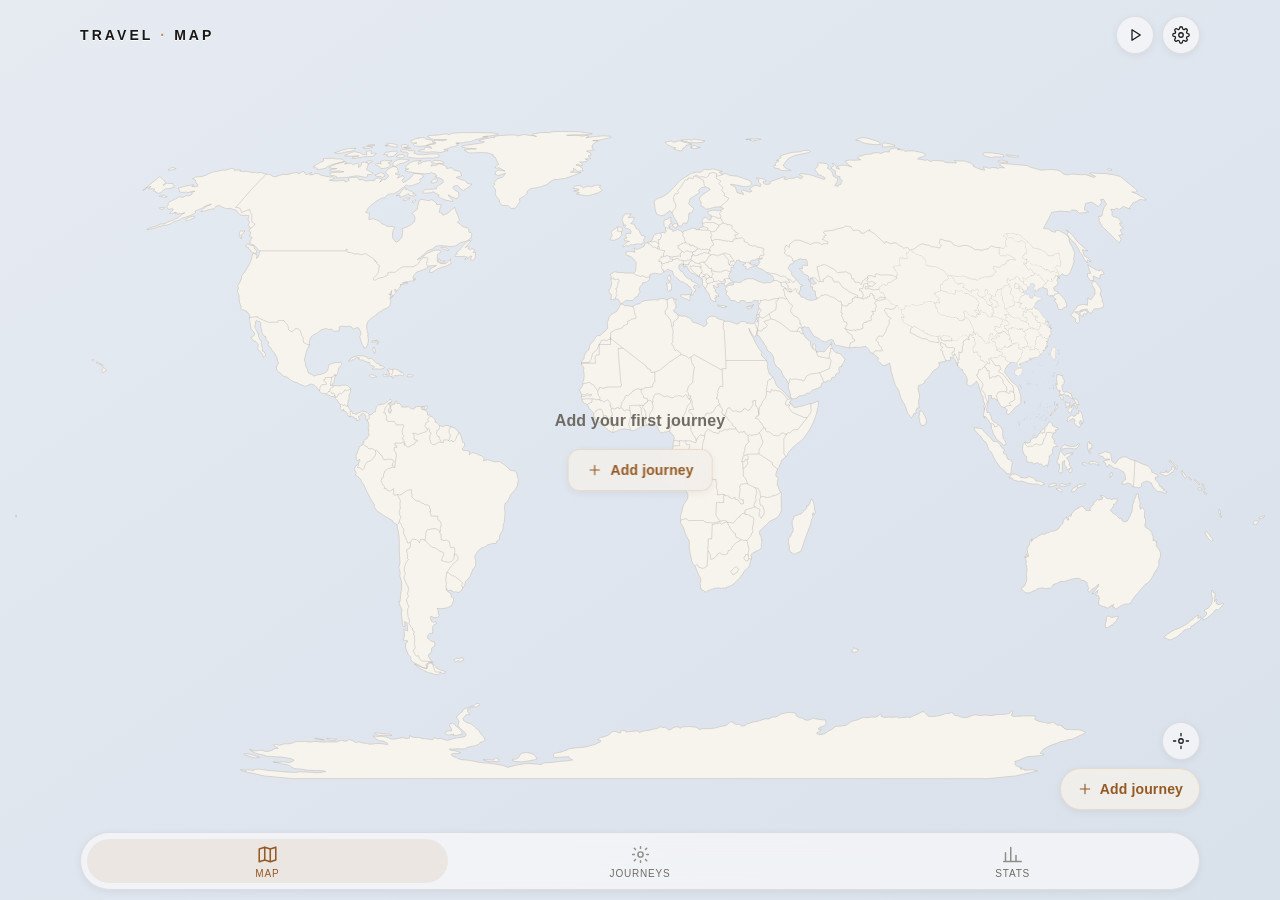
<file: index.html>
<!DOCTYPE html>
<html lang="zh" data-theme="light">
<head>
  <meta charset="UTF-8" />
  <meta name="viewport" content="width=device-width, initial-scale=1.0, maximum-scale=1.0, user-scalable=no, viewport-fit=cover" />
  <meta name="theme-color" content="#f6f5f3" media="(prefers-color-scheme: light)" />
  <meta name="theme-color" content="#131416" media="(prefers-color-scheme: dark)" />
  <meta name="description" content="Travel Map — 一张属于我的、会动的旅行地图。你的旅程，只属于你。" />
  <title>Travel Map</title>
  <link rel="icon" href="favicon.svg" type="image/svg+xml" />
  <link rel="manifest" href="manifest.webmanifest" />
  <link rel="apple-touch-icon" href="icons/icon-192.png" />
  <link rel="stylesheet" href="css/tokens.css?v=20260930-readable-glass" />
  <link rel="stylesheet" href="css/base.css" />
  <link rel="stylesheet" href="css/map.css?v=20260930-layout" />
  <link rel="stylesheet" href="css/views.css?v=20260930-readable-glass" />
  <link rel="stylesheet" href="css/components.css?v=20260930-readable-glass" />
  <link rel="stylesheet" href="css/glass.css?v=20260930-readable-glass" />
  <link rel="stylesheet" href="css/responsive.css?v=20260930-layout" />
</head>
<body>
  <div id="app"></div>
  <script src="vendor/d3/d3.min.js"></script>
  <script type="module" src="js/main.js?v=20260930-readable-glass"></script>
</body>
</html>
</file>
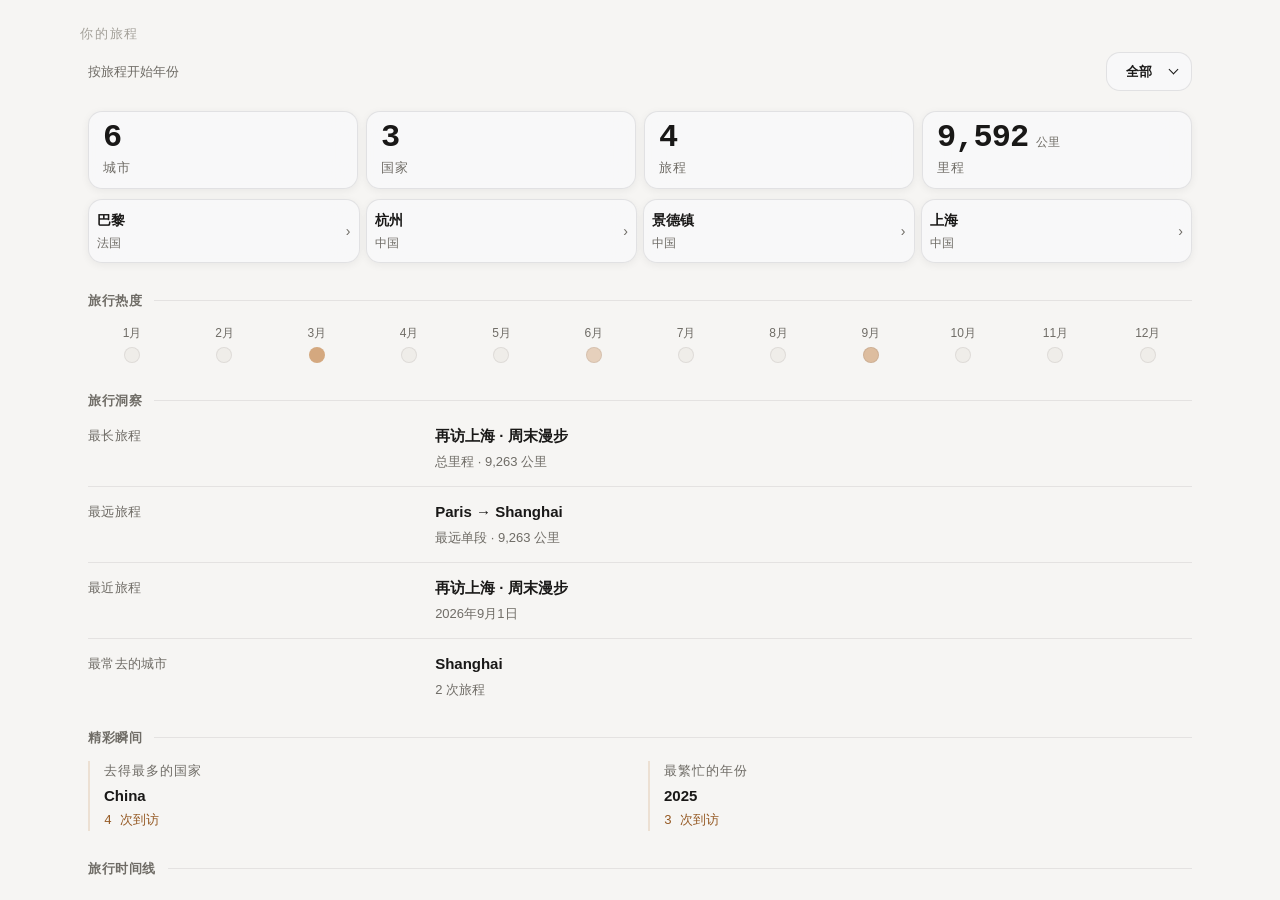
<file: tools/city-detail-review.html>
<!doctype html><html lang="zh" data-theme="light" data-accent="orange"><head>
<meta charset="utf-8"><base href="../"><meta name="viewport" content="width=device-width,initial-scale=1"><title>Travel Map · visual review</title>
<link rel="stylesheet" href="css/tokens.css?v=20260929-natural-glass"><link rel="stylesheet" href="css/base.css"><link rel="stylesheet" href="css/map.css"><link rel="stylesheet" href="css/views.css?v=20260929-natural-glass"><link rel="stylesheet" href="css/components.css?v=20260929-natural-glass"><link rel="stylesheet" href="css/glass.css?v=20260929-natural-glass"><link rel="stylesheet" href="css/responsive.css?v=20260929-route-layout">
<style>#review{position:fixed;top:14px;left:50%;transform:translateX(-50%);z-index:100;display:flex;gap:4px;font-size:11px}#review button{padding:5px;background:var(--glass-bg);border:1px solid var(--glass-border);border-radius:6px}#review-status{position:fixed;bottom:78px;left:50%;transform:translateX(-50%);z-index:40;color:var(--text-2);font-size:11px;pointer-events:none}</style>
</head><body><div id="app"><div id="views"></div><div id="overlay"></div></div><aside id="review"><button data-mode="light">浅色</button><button data-mode="dark">深色</button><button data-color="blue">蓝</button><button data-color="red">红</button><button data-color="yellow">黄</button><button data-color="green">绿</button><button data-color="orange">橙</button></aside><output id="review-status">实际视图 · 内存测试旅程 · 不写入数据库</output>
<script src="vendor/d3/d3.min.js"></script><script type="module" src="tools/city-detail-review.js"></script></body></html>
</file>
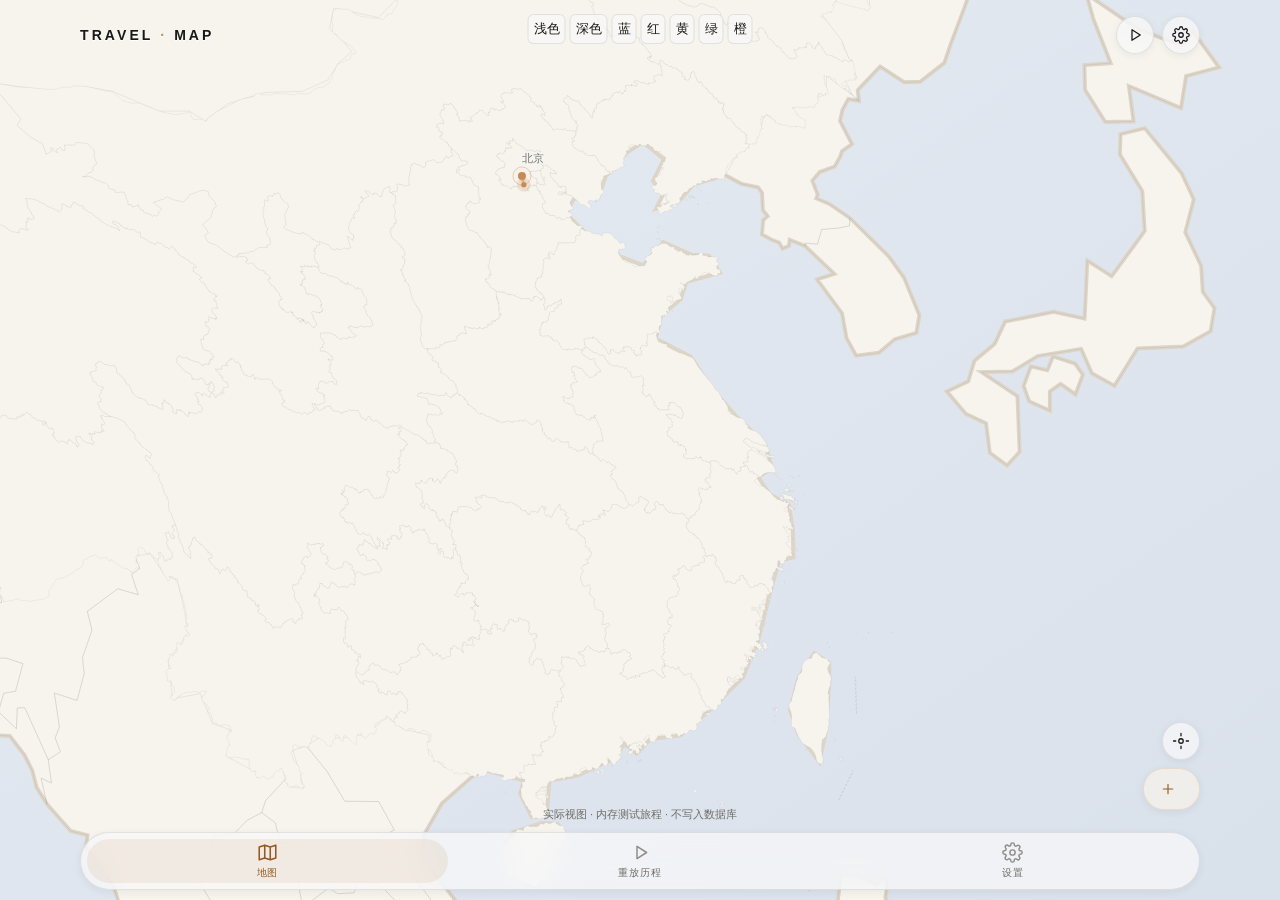
<file: tools/natural-glass-review.html>
<!doctype html><html lang="zh" data-theme="light" data-accent="orange"><head>
<meta charset="utf-8"><base href="../"><meta name="viewport" content="width=device-width,initial-scale=1"><title>Travel Map · visual review</title>
<link rel="stylesheet" href="css/tokens.css?v=20260929-natural-glass"><link rel="stylesheet" href="css/base.css"><link rel="stylesheet" href="css/map.css"><link rel="stylesheet" href="css/views.css?v=20260929-natural-glass"><link rel="stylesheet" href="css/components.css?v=20260929-natural-glass"><link rel="stylesheet" href="css/glass.css?v=20260929-natural-glass"><link rel="stylesheet" href="css/responsive.css?v=20260929-route-layout">
<style>#review{position:fixed;top:14px;left:50%;transform:translateX(-50%);z-index:100;display:flex;gap:4px;font-size:11px}#review button{padding:5px;background:var(--glass-bg);border:1px solid var(--glass-border);border-radius:6px}#review-status{position:fixed;bottom:78px;left:50%;transform:translateX(-50%);z-index:40;color:var(--text-2);font-size:11px;pointer-events:none}</style>
</head><body><div id="app"><div id="views"></div><div id="overlay"></div></div><aside id="review"><button data-mode="light">浅色</button><button data-mode="dark">深色</button><button data-color="blue">蓝</button><button data-color="red">红</button><button data-color="yellow">黄</button><button data-color="green">绿</button><button data-color="orange">橙</button></aside><output id="review-status">实际视图 · 内存测试旅程 · 不写入数据库</output>
<script src="vendor/d3/d3.min.js"></script><script type="module" src="tools/natural-glass-review.js"></script></body></html>
</file>
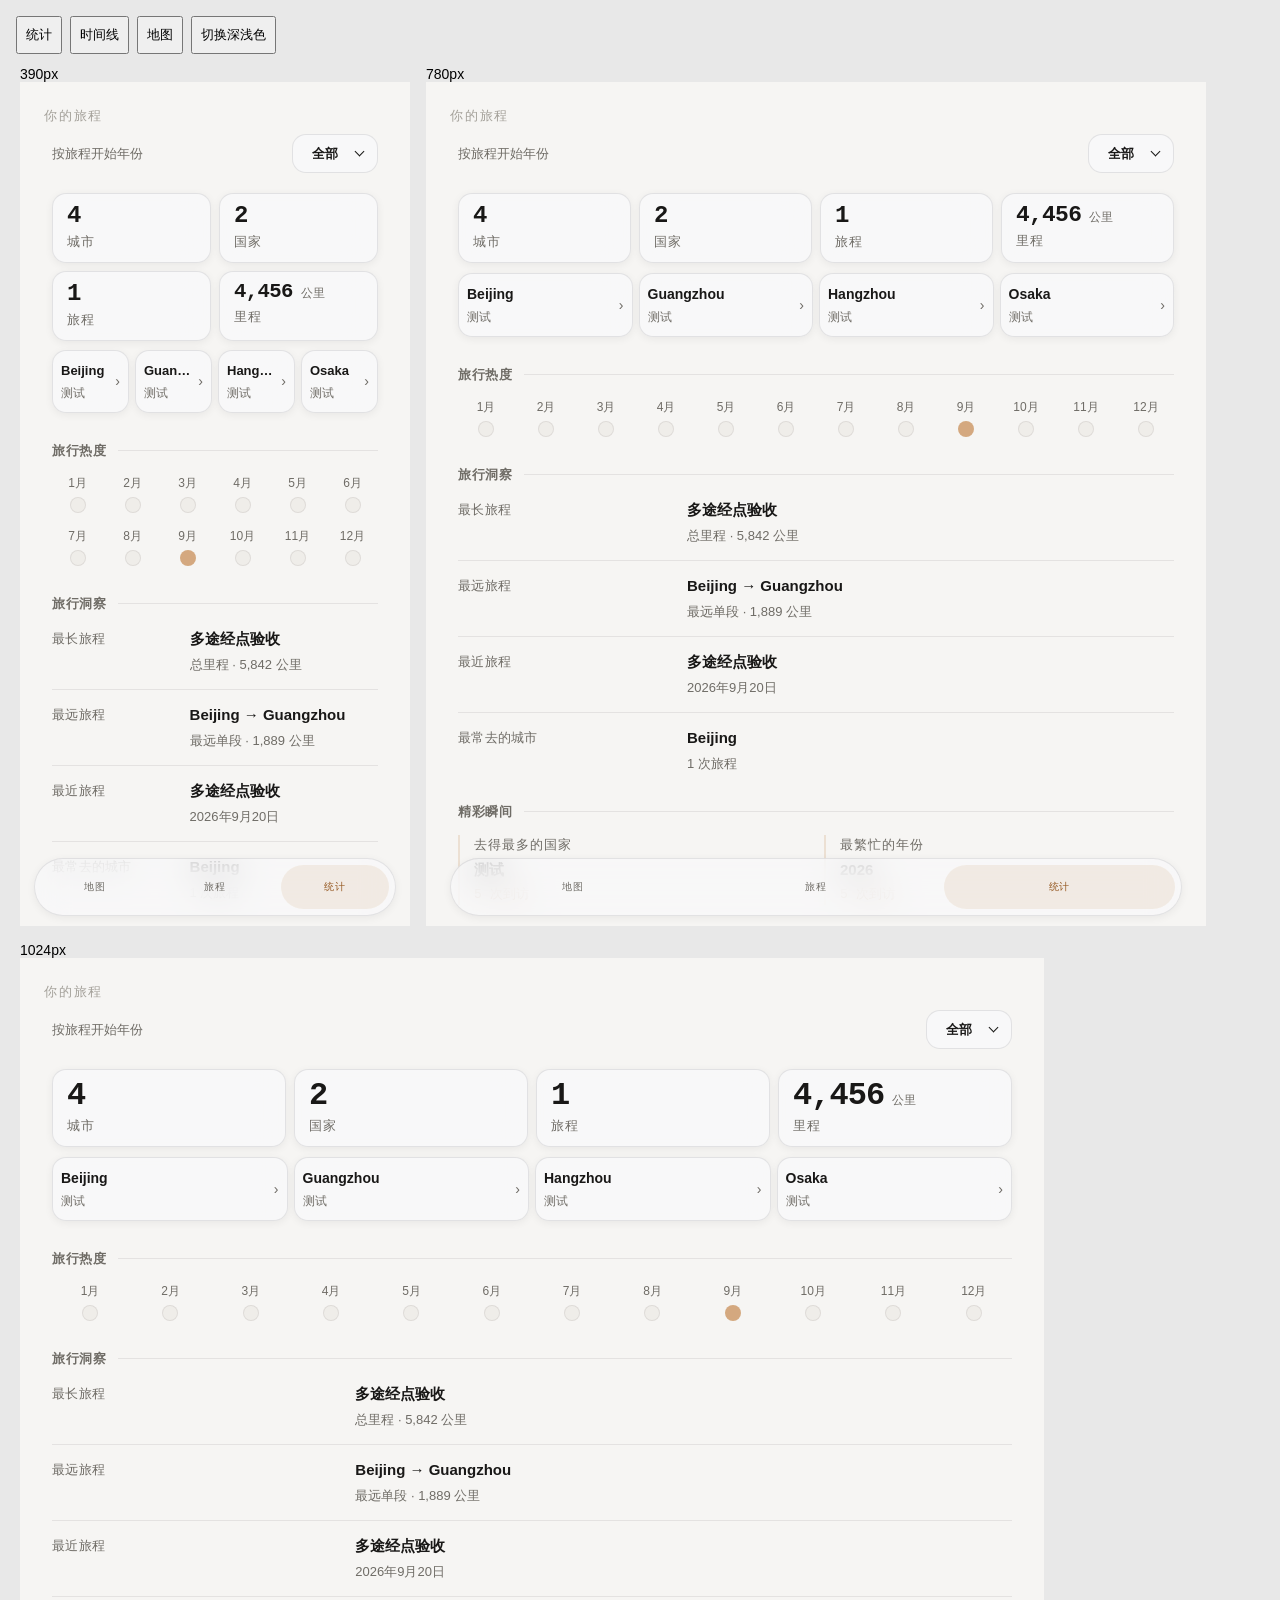
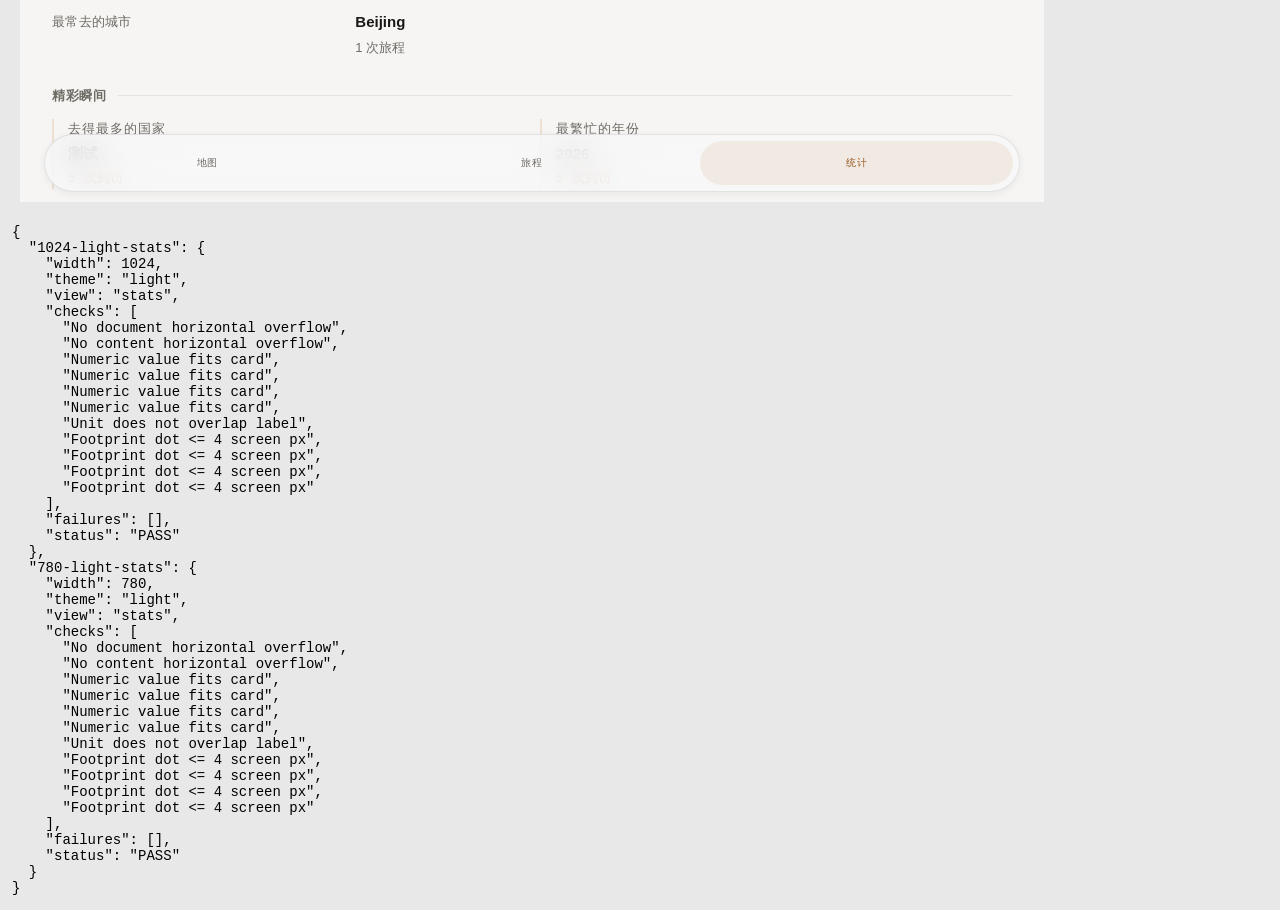
<file: tools/qa-layout.html>
<!doctype html><html><meta charset=utf-8><title>Responsive layout QA</title><style>body{font:14px sans-serif;margin:12px;background:#e8e8e8}iframe{border:0;background:white;display:block}section{display:inline-block;vertical-align:top;margin:8px}pre{white-space:pre-wrap}button{padding:8px;margin:4px}</style><button data-view=stats>统计</button><button data-view=journeys>时间线</button><button data-view=map>地图</button><button id=theme>切换深浅色</button><div id=frames></div><pre id=report>Loading</pre><script>
let view='stats',theme='light';const results={};function draw(){document.querySelector('#frames').replaceChildren();for(const width of [390,780,1024]){const section=document.createElement('section');section.textContent=width+'px';const f=document.createElement('iframe');f.width=width;f.height=844;f.src='qa-ui.html?view='+view+'&theme='+theme+(width===390?'&functional=1':'');section.append(f);document.querySelector('#frames').append(section);}}document.querySelectorAll('[data-view]').forEach(b=>b.onclick=()=>{view=b.dataset.view;draw()});document.querySelector('#theme').onclick=()=>{theme=theme==='light'?'dark':'light';draw()};addEventListener('message',e=>{if(e.origin===location.origin&&e.data.qaUI){const r=e.data.qaUI;results[r.width+'-'+r.theme+'-'+r.view]=r;document.querySelector('#report').textContent=JSON.stringify(results,null,2)}});draw();
</script></html>
</file>
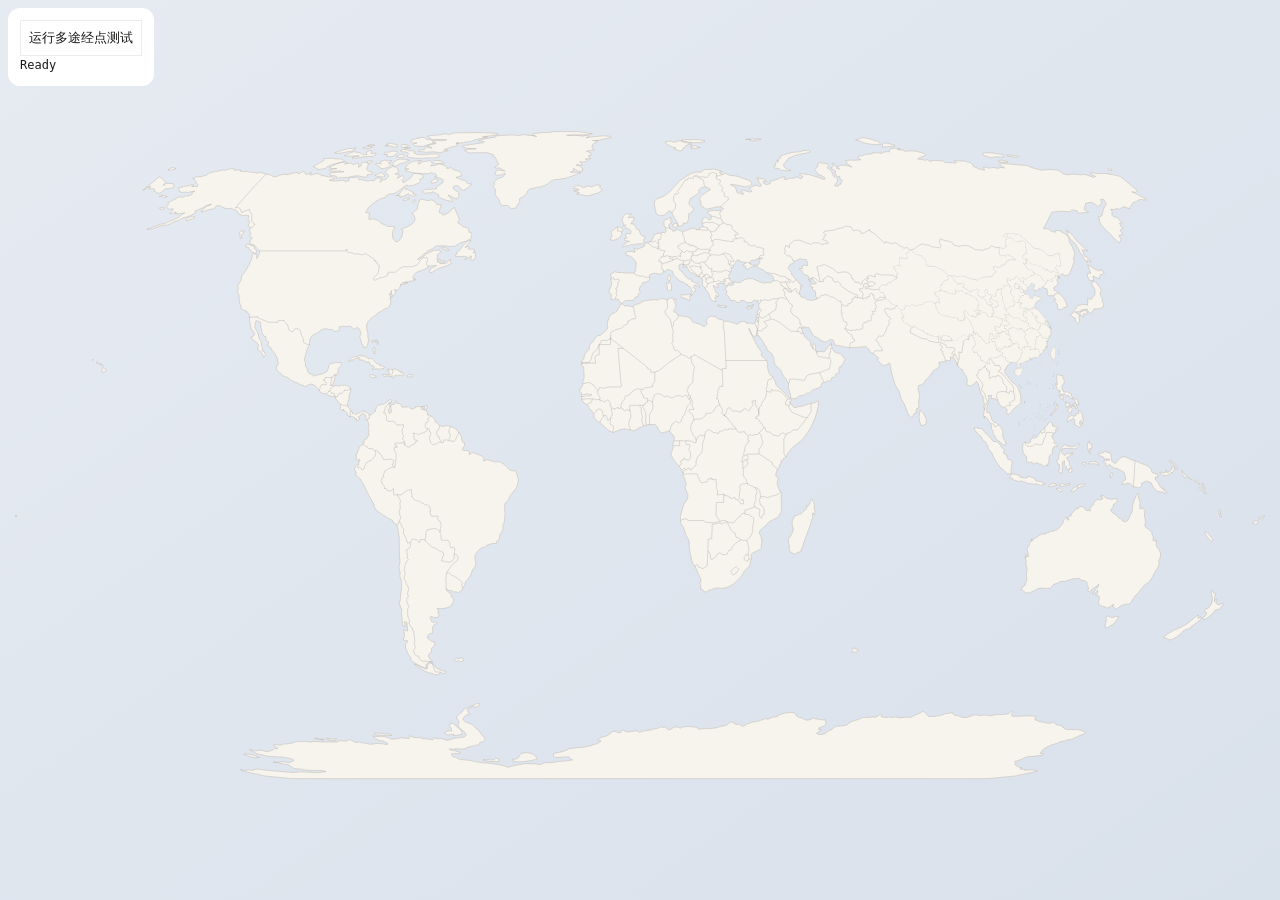
<file: tools/qa-multistop.html>
<!doctype html><html lang=zh data-theme=light><meta charset=utf-8><base href=../><title>Multi-stop regression</title><link rel=stylesheet href=css/tokens.css><link rel=stylesheet href=css/base.css><link rel=stylesheet href=css/map.css><style>#stage{position:fixed;inset:0}#controls{position:fixed;z-index:100;top:8px;left:8px;background:var(--surface);padding:12px;border-radius:12px;max-width:450px}pre{white-space:pre-wrap;font-size:12px}button{padding:8px;border:1px solid var(--line)}</style><div id=stage></div><div id=controls><button id=run>运行多途经点测试</button><pre id=report>Ready</pre></div><script src=vendor/d3/d3.min.js></script><script type=module src=tools/qa-multistop.js></script></html>
</file>
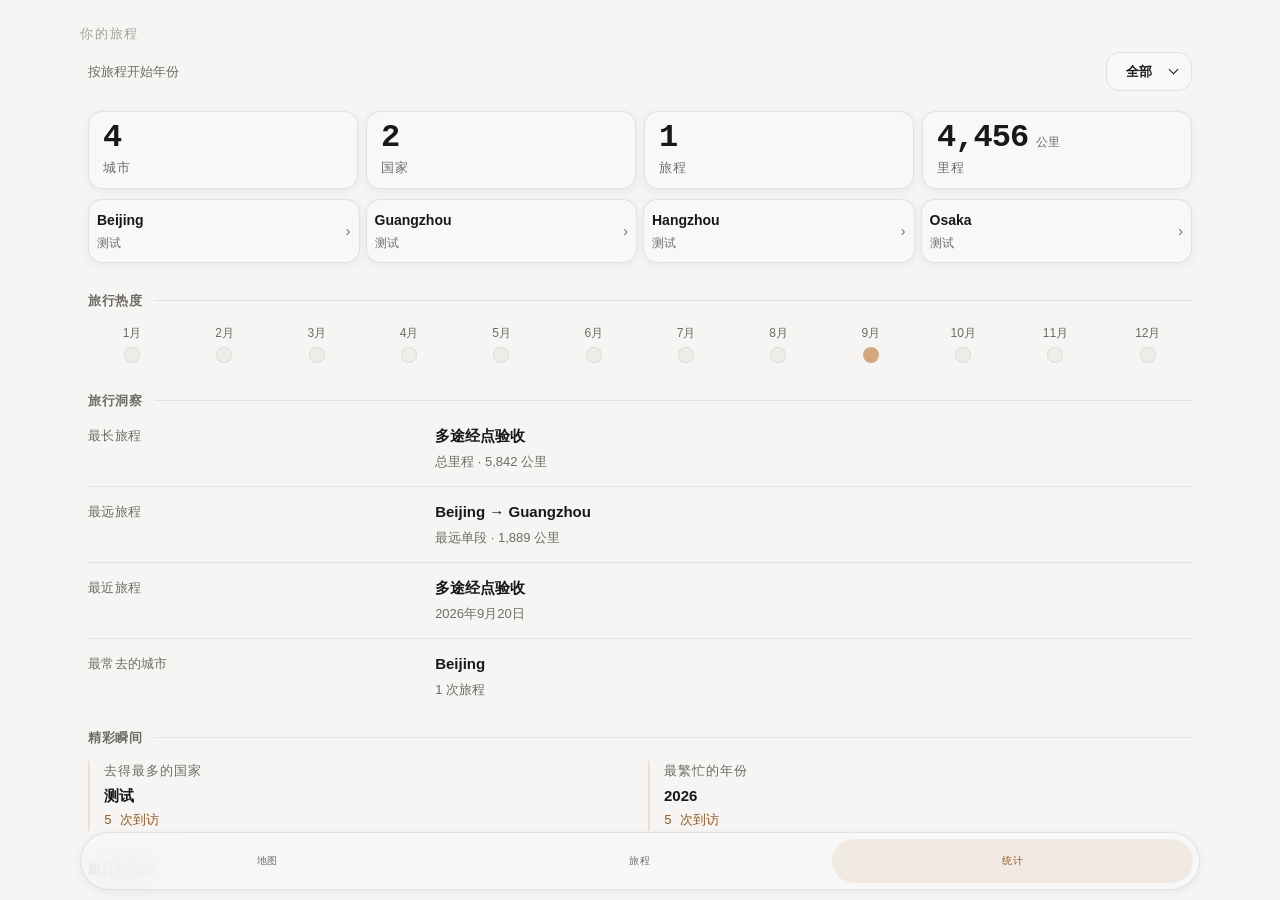
<file: tools/qa-ui.html>
<!doctype html><html lang=zh data-theme=light data-accent=orange><meta charset=utf-8><base href=../><meta name=viewport content="width=device-width,initial-scale=1"><title>Production views QA</title>
<link rel=stylesheet href=css/tokens.css?v=20260930-qa><link rel=stylesheet href=css/base.css?v=20260930-qa><link rel=stylesheet href=css/map.css?v=20260930-qa><link rel=stylesheet href=css/views.css?v=20260930-qa><link rel=stylesheet href=css/components.css?v=20260930-qa><link rel=stylesheet href=css/glass.css?v=20260930-qa><link rel=stylesheet href=css/responsive.css?v=20260930-qa>
<div id=app><div id=views></div><div id=overlay></div><nav class=tabbar><div class=tabbar-pill></div><button class=tabbar-item data-tab=map>地图</button><button class=tabbar-item data-tab=journeys>旅程</button><button class=tabbar-item data-tab=stats>统计</button></nav></div><script src=vendor/d3/d3.min.js></script><script type=module src=tools/qa-ui.js></script></html>
</file>
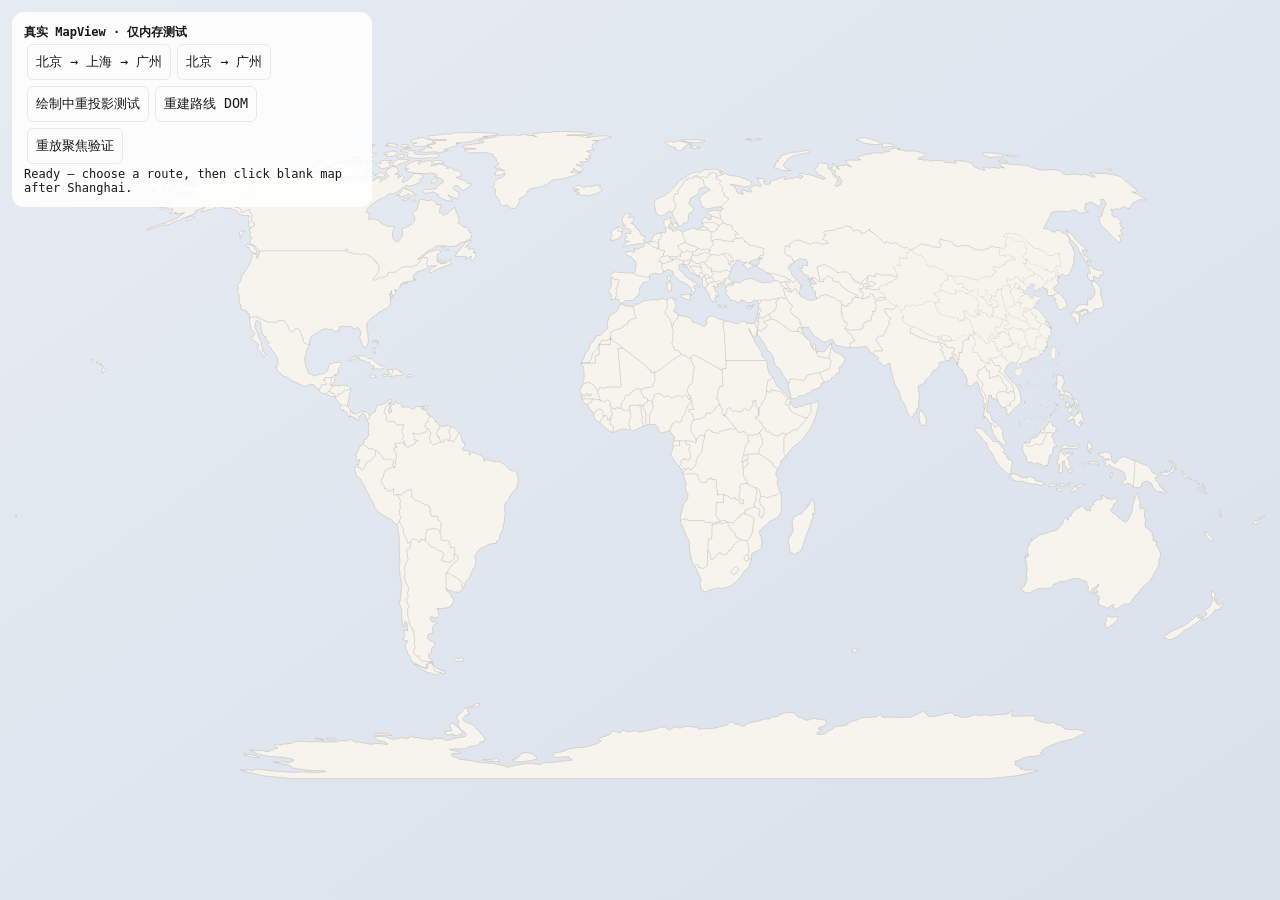
<file: tools/route-regression.html>
<!doctype html>
<html lang="zh" data-theme="light">
<head>
<meta charset="utf-8"><base href="../"><meta name="viewport" content="width=device-width, initial-scale=1">
<title>Travel Map — route regression</title>
<link rel="stylesheet" href="css/tokens.css?v=20260929-theme-glass"><link rel="stylesheet" href="css/base.css"><link rel="stylesheet" href="css/map.css">
<style>
#checks {position:absolute;z-index:60;top:12px;left:12px;background:var(--surface-glass-strong);padding:12px;border-radius:12px;max-width:360px;font:12px monospace} #checks button{padding:8px;border:1px solid var(--line);border-radius:6px;margin:3px} pre{white-space:pre-wrap} #captures{position:absolute;bottom:12px;left:12px;right:12px;display:flex;gap:8px;pointer-events:none} #captures figure{width:31%;background:var(--surface-glass-strong);border:1px solid var(--line);border-radius:8px;padding:6px} #captures svg{width:100%;height:160px;display:block} figcaption{font:12px monospace}
</style>
</head>
<body><div class="map-stage" id="stage"></div><section id="checks"><strong>真实 MapView · 仅内存测试</strong><div><button id="three">北京 → 上海 → 广州</button><button id="two">北京 → 广州</button><button id="resize">绘制中重投影测试</button><button id="redraw">重建路线 DOM</button></div><pre id="report">Loading…</pre></section><div id="captures"></div>
<script src="vendor/d3/d3.min.js"></script><script type="module" src="tools/route-regression.js"></script></body></html>
</file>
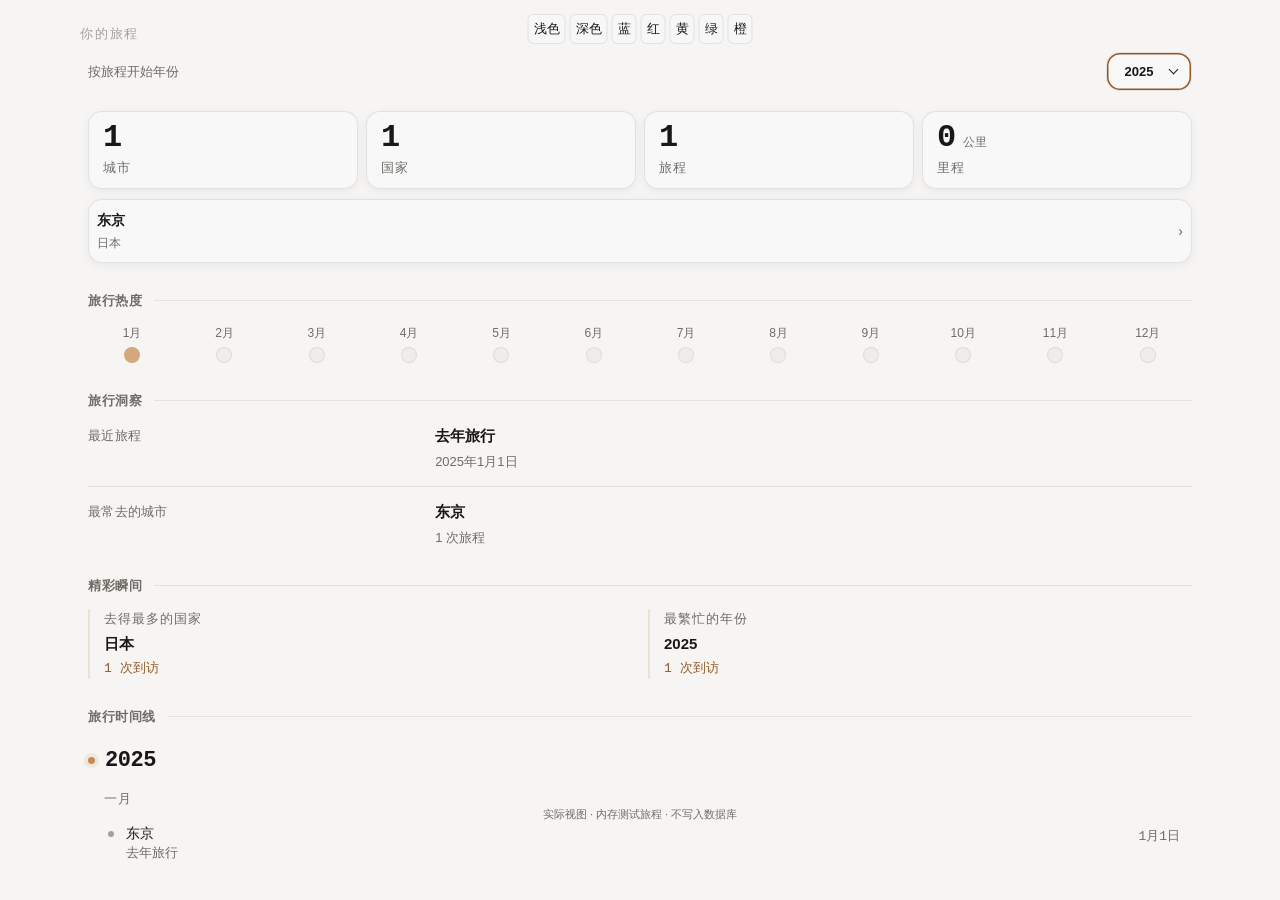
<file: tools/stats-review.html>
<!doctype html><html lang="zh" data-theme="light" data-accent="orange"><head>
<meta charset="utf-8"><base href="../"><meta name="viewport" content="width=device-width,initial-scale=1"><title>Travel Map · visual review</title>
<link rel="stylesheet" href="css/tokens.css?v=20260929-natural-glass"><link rel="stylesheet" href="css/base.css"><link rel="stylesheet" href="css/map.css"><link rel="stylesheet" href="css/views.css?v=20260929-natural-glass"><link rel="stylesheet" href="css/components.css?v=20260929-natural-glass"><link rel="stylesheet" href="css/glass.css?v=20260929-natural-glass"><link rel="stylesheet" href="css/responsive.css?v=20260929-route-layout">
<style>#review{position:fixed;top:14px;left:50%;transform:translateX(-50%);z-index:100;display:flex;gap:4px;font-size:11px}#review button{padding:5px;background:var(--glass-bg);border:1px solid var(--glass-border);border-radius:6px}#review-status{position:fixed;bottom:78px;left:50%;transform:translateX(-50%);z-index:40;color:var(--text-2);font-size:11px;pointer-events:none}</style>
</head><body><div id="app"><div id="views"></div><div id="overlay"></div></div><aside id="review"><button data-mode="light">浅色</button><button data-mode="dark">深色</button><button data-color="blue">蓝</button><button data-color="red">红</button><button data-color="yellow">黄</button><button data-color="green">绿</button><button data-color="orange">橙</button></aside><output id="review-status">实际视图 · 内存测试旅程 · 不写入数据库</output>
<script src="vendor/d3/d3.min.js"></script><script type="module" src="tools/stats-review.js"></script></body></html>
</file>
<file: css/tokens.css>
/* ============================================================
   Travel Map — Design Tokens
   统一的颜色 / 间距 / 字体 / motion / easing 令牌
   ============================================================ */

:root {
  /* ---- Motion ---- */
  --m-fast: 180ms;
  --m-normal: 280ms;
  --m-slow: 500ms;
  --m-map: 800ms;
  --page-transition-duration: 300ms;
  --page-transition-ease: cubic-bezier(0.22, 1, 0.36, 1);
  --page-transition-distance: 16px;

  /* 统一 easing：cubic-bezier(0.22, 1, 0.36, 1) */
  --ease-out: cubic-bezier(0.22, 1, 0.36, 1);
  --ease-in-out: cubic-bezier(0.65, 0, 0.35, 1);

  /* ---- Fonts ---- */
  --font-sans: -apple-system, BlinkMacSystemFont, "Segoe UI", "SF Pro Text",
    "Helvetica Neue", Arial, "PingFang SC", "Hiragino Sans GB",
    "Microsoft YaHei", sans-serif;
  --font-mono: ui-monospace, "SF Mono", "SFMono-Regular", "Cascadia Code",
    "Consolas", "Liberation Mono", monospace;

  /* ---- Radius / Space ---- */
  --r-sm: 8px;
  --r-md: 14px;
  --r-lg: 22px;
  --r-xl: 32px;
  --space-1: 4px;
  --space-2: 8px;
  --space-3: 12px;
  --space-4: 16px;
  --space-5: 24px;
  --space-6: 32px;
  --space-7: 48px;
  --space-8: 64px;

  /* ---- Layout ---- */
  --tabbar-h: 74px;
  --header-h: 56px;
  --content-max: 1120px;

  /* ---- Accent（足迹主色：暖琥珀，安静不刺眼）---- */
  --accent-rgb: 198, 139, 83;
  --accent-strong: #955923;
  --accent-ink: #fff;
  --glass-blur: blur(16px) saturate(1.05);
  --glass-radius: 20px;
  --glass-action-bg: color-mix(in srgb, var(--accent) 8%, var(--glass-panel-bg));
}

/* The whole accent family follows the selected palette, including alpha fills. */
:root, [data-accent] {
  --accent: rgb(var(--accent-rgb));
  --accent-soft: rgba(var(--accent-rgb), 0.12);
  --accent-glow: rgba(var(--accent-rgb), 0.16);
  --accent-border: rgba(var(--accent-rgb), 0.20);
  --accent-selected: rgba(var(--accent-rgb), 0.14);
}
[data-accent="blue"] { --accent-rgb: 87, 134, 188; --accent-strong: #315f94; --accent-ink: #fff; }
[data-accent="red"] { --accent-rgb: 184, 99, 109; --accent-strong: #963e4a; --accent-ink: #fff; }
[data-accent="yellow"] { --accent-rgb: 190, 155, 65; --accent-strong: #7a601a; --accent-ink: #332600; }
[data-accent="green"] { --accent-rgb: 77, 143, 111; --accent-strong: #2e6b4b; --accent-ink: #fff; }
[data-accent="orange"] { --accent-rgb: 198, 139, 83; --accent-strong: #955923; --accent-ink: #fff; }
html[data-theme="dark"][data-accent="blue"] { --accent-strong: #92b4de; }
html[data-theme="dark"][data-accent="red"] { --accent-strong: #d99aa3; }
html[data-theme="dark"][data-accent="yellow"] { --accent-strong: #d5be79; }
html[data-theme="dark"][data-accent="green"] { --accent-strong: #91bca4; }
html[data-theme="dark"][data-accent="orange"] { --accent-strong: #d6ad85; }

/* ============ Light Theme（默认） ============ */
:root,
[data-theme="light"] {
  color-scheme: light;

  --bg: #f6f5f3;
  --surface: #ffffff;
  --surface-2: #efede9;
  --surface-glass: rgba(255, 255, 255, 0.72);
  --surface-glass-strong: rgba(255, 255, 255, 0.88);
  --glass-bg: rgba(248, 249, 250, 0.72);
  --glass-panel-bg: rgba(248, 249, 250, 0.86);
  --glass-border: rgba(30,35,45,0.10);
  --glass-shadow: 0 2px 8px rgba(25,24,23,0.06);

  --text: #191817;
  --text-2: #6f6c66;
  --text-3: #a4a19a;
  --text-invert: #f6f5f3;

  --line: rgba(25, 24, 23, 0.08);
  --line-strong: rgba(25, 24, 23, 0.16);

  --shadow-1: 0 1px 2px rgba(25, 24, 23, 0.04);
  --shadow-2: 0 2px 8px rgba(25, 24, 23, 0.05), 0 12px 40px rgba(25, 24, 23, 0.08);
  --shadow-3: 0 8px 24px rgba(25, 24, 23, 0.12), 0 24px 80px rgba(25, 24, 23, 0.10);

  /* 地图底图 */
  --map-ocean-1: #e6ebf2;
  --map-ocean-2: #d9e1eb;
  --map-land: #f7f4ee;
  --map-land-edge: #ddd5c8;
  --map-graticule: rgba(40, 40, 45, 0.06);
  --map-border: rgba(40, 40, 45, 0.14);
  --map-sphere: rgba(40, 40, 45, 0.16);
  --map-dimmer: rgba(246, 245, 243, 0.5);
}

/* ============ Dark Theme ============ */
[data-theme="dark"] {
  color-scheme: dark;

  --bg: #131416;
  --surface: #202328;
  --surface-2: #2b2f35;
  --surface-glass: rgba(32, 35, 40, 0.78);
  --surface-glass-strong: rgba(32, 35, 40, 0.94);
  --glass-bg: rgba(36, 41, 48, 0.78);
  --glass-panel-bg: rgba(31, 36, 43, 0.94);
  --glass-border: rgba(220, 228, 238, 0.17);
  --glass-shadow: 0 3px 12px rgba(0, 0, 0, 0.24);

  --text: #f1f0ed;
  --text-2: #c0bdb7;
  --text-3: #9c9b96;
  --text-invert: #131416;
  --danger: #ef9393;

  --line: rgba(222, 230, 240, 0.13);
  --line-strong: rgba(222, 230, 240, 0.24);
  --accent-soft: rgba(var(--accent-rgb), 0.16);
  --accent-selected: rgba(var(--accent-rgb), 0.20);
  --accent-border: rgba(var(--accent-rgb), 0.34);

  --shadow-1: 0 2px 5px rgba(0, 0, 0, 0.22);
  --shadow-2: 0 4px 12px rgba(0, 0, 0, 0.28), 0 12px 32px rgba(0, 0, 0, 0.22);
  --shadow-3: 0 8px 24px rgba(0, 0, 0, 0.32), 0 24px 64px rgba(0, 0, 0, 0.26);

  /* 地图底图（降低亮度，节点路线保持清晰） */
  --map-ocean-1: #141922;
  --map-ocean-2: #0f131a;
  --map-land: #262c35;
  --map-land-edge: #303743;
  --map-graticule: rgba(255, 255, 255, 0.05);
  --map-border: rgba(255, 255, 255, 0.12);
  --map-sphere: rgba(255, 255, 255, 0.16);
  --map-dimmer: rgba(19, 20, 22, 0.55);
}
</file>
<file: css/base.css>
/* ============================================================
   base.css — reset + 全局排版 + 主题
   ============================================================ */
*,
*::before,
*::after {
  box-sizing: border-box;
  margin: 0;
  padding: 0;
}

html,
body {
  height: 100%;
  width: 100%;
  overflow: hidden;
}

body {
  font-family: var(--font-sans);
  font-size: 15px;
  line-height: 1.5;
  color: var(--text);
  background: var(--bg);
  -webkit-font-smoothing: antialiased;
  -moz-osx-font-smoothing: grayscale;
  text-rendering: optimizeLegibility;
  transition: background var(--m-normal) var(--ease-out),
    color var(--m-normal) var(--ease-out);
  overscroll-behavior: none;
}

#app {
  position: fixed;
  inset: 0;
  display: flex;
  flex-direction: column;
  overflow: hidden;
}

/* ---- 视图容器 ---- */
.view {
  position: absolute;
  inset: 0;
  display: flex;
  flex-direction: column;
  overflow: hidden;
  opacity: 0;
  transform: translateY(8px);
  pointer-events: none;
  transition: opacity var(--m-normal) var(--ease-out),
    transform var(--m-normal) var(--ease-out);
}
.view.is-active {
  opacity: 1;
  transform: translateY(0);
  pointer-events: auto;
}

#views > .view { transform: none; transition-property: opacity; }

/* 覆盖层视图（表单/设置）：不透明背景 + 置顶 */
#overlay .view {
  background: var(--bg);
  z-index: 60;
  transition-duration: var(--page-transition-duration);
  transition-timing-function: var(--page-transition-ease);
}

#overlay .view.is-overlay-exiting {
  pointer-events: none;
  animation: page-exit var(--page-transition-duration) var(--page-transition-ease) both;
}
.tabbar.is-page-returning {
  animation: page-return var(--page-transition-duration) var(--page-transition-ease) both;
}
.tabbar.is-overlay-hidden {
  opacity: 0;
  visibility: hidden;
  pointer-events: none;
  transform: translateY(var(--page-transition-distance));
}
.tabbar.is-page-returning { z-index: 61; }
@keyframes page-exit {
  from { opacity: 1; transform: translateY(0); }
  to { opacity: 0; transform: translateY(var(--page-transition-distance)); }
}
@keyframes page-return {
  from { opacity: 0; transform: translateY(var(--page-transition-distance)); }
  to { opacity: 1; transform: translateY(0); }
}

.view-scroll {
  flex: 1;
  overflow-y: auto;
  overflow-x: hidden;
  -webkit-overflow-scrolling: touch;
  padding-bottom: calc(var(--tabbar-h) + env(safe-area-inset-bottom, 0px) + 24px);
}

/* ---- 排版 ---- */
h1,
h2,
h3,
h4 {
  font-weight: 600;
  letter-spacing: -0.02em;
  line-height: 1.15;
}

a {
  color: inherit;
  text-decoration: none;
}

button {
  font-family: inherit;
  cursor: pointer;
  border: none;
  background: none;
  color: inherit;
}

input,
textarea,
select {
  font-family: inherit;
  font-size: inherit;
  color: inherit;
}

img {
  display: block;
  max-width: 100%;
}

/* 杂志风：大字标题，宽松字距 */
.display {
  font-size: 20px;
  font-weight: 700;
  letter-spacing: 0.14em;
  text-transform: uppercase;
}

.mono {
  font-family: var(--font-mono);
  font-variant-numeric: tabular-nums;
}

/* 淡出滚动条（WebKit） */
::-webkit-scrollbar {
  width: 8px;
  height: 8px;
}
::-webkit-scrollbar-thumb {
  background: var(--line-strong);
  border-radius: 99px;
}
::-webkit-scrollbar-track {
  background: transparent;
}

/* 尊重减少动画偏好 */
@media (prefers-reduced-motion: reduce) {
  *,
  *::before,
  *::after {
    animation-duration: 0.001ms !important;
    animation-iteration-count: 1 !important;
    transition-duration: 0.001ms !important;
  }
}
</file>
<file: css/map.css>
/* ============================================================
   map.css — 地图容器 / 节点 / 路线 / 详情面板 / Replay 条
   ============================================================ */

.map-root {
  position: absolute;
  inset: 0;
  overflow: hidden;
  background: var(--bg);
}

/* 地图舞台：仅承载 SVG，覆盖层（标题栏/统计卡等）在 map-root 上 */
.map-stage {
  position: absolute;
  inset: 0;
  overflow: hidden;
}

/* 底图 Canvas 与交互 SVG 层叠 */
.map-canvas {
  position: absolute;
  inset: 0;
  width: 100%;
  height: 100%;
  display: block;
}

.map-svg {
  position: absolute;
  inset: 0;
  width: 100%;
  height: 100%;
  display: block;
  cursor: grab;
}
.map-svg.is-panning {
  cursor: grabbing;
}

/* 城市节点 */
.map-node {
  cursor: pointer;
  will-change: transform;
}
.map-node .node-core {
  fill: var(--accent);
}
.map-node .node-halo {
  fill: none;
  stroke: var(--accent);
  stroke-width: 1;
  opacity: 0.35;
}
.map-node:hover .node-core {
  transform-origin: center;
}
.map-node.is-active .node-core {
  fill: var(--accent-strong);
}

/* 城市名标签（桌面 + 放大后显示） */
.map-label {
  fill: var(--text-2);
  font-size: 11px;
  letter-spacing: 0.02em;
  paint-order: stroke;
  stroke: var(--bg);
  stroke-width: 3px;
  stroke-linejoin: round;
  pointer-events: none;
  opacity: 0;
}

/* 顶部悬浮标题 */
.map-titlebar {
  position: absolute;
  top: 0;
  left: 0;
  right: 0;
  display: flex;
  align-items: center;
  justify-content: space-between;
  padding: 16px 20px;
  padding-top: calc(16px + env(safe-area-inset-top, 0px));
  pointer-events: none;
  z-index: 10;
}
.map-titlebar .brand {
  pointer-events: auto;
  font-size: 14px;
  font-weight: 700;
  letter-spacing: 0.22em;
  text-transform: uppercase;
  color: var(--text);
  text-shadow: 0 1px 0 var(--surface);
}
.map-titlebar .brand .dot {
  color: var(--accent);
}

.icon-btn {
  pointer-events: auto;
  width: 38px;
  height: 38px;
  border-radius: 50%;
  display: grid;
  place-items: center;
  color: var(--text);
  background: var(--surface-glass);
  backdrop-filter: blur(12px);
  -webkit-backdrop-filter: blur(12px);
  border: 1px solid var(--line);
  box-shadow: var(--shadow-1);
  transition: background var(--m-fast) var(--ease-out),
    transform var(--m-fast) var(--ease-out);
}
.icon-btn:hover {
  background: var(--surface-glass-strong);
}
.icon-btn:active {
  transform: scale(0.94);
}
.icon-btn svg {
  width: 18px;
  height: 18px;
}

/* 回到世界视角 */
.map-home-btn {
  position: absolute;
  right: 16px;
  bottom: calc(var(--tabbar-h) + env(safe-area-inset-bottom, 0px) + 66px);
  z-index: 10;
}

/* 重放控制条 */
.replay-bar {
  position: absolute;
  left: 50%;
  bottom: calc(var(--tabbar-h) + env(safe-area-inset-bottom, 0px) + 16px);
  transform: translateX(-50%);
  display: flex;
  align-items: center;
  gap: 12px;
  padding: 8px 10px 8px 16px;
  border-radius: 99px;
  background: var(--surface-glass-strong);
  backdrop-filter: blur(16px);
  -webkit-backdrop-filter: blur(16px);
  border: 1px solid var(--line);
  box-shadow: var(--shadow-2);
  z-index: 20;
  white-space: nowrap;
}
.replay-bar .year {
  font-family: var(--font-mono);
  font-size: 18px;
  font-weight: 600;
  color: var(--accent-strong);
  min-width: 44px;
  text-align: center;
}
.replay-bar .year-slider {
  width: 120px;
  accent-color: var(--accent);
}

/* 详情面板 */
.detail-panel {
  position: absolute;
  z-index: 30;
  display: flex;
  flex-direction: column;
  overflow: hidden;
  background: var(--surface-glass-strong);
  backdrop-filter: blur(24px) saturate(1.4);
  -webkit-backdrop-filter: blur(24px) saturate(1.4);
  border: 1px solid var(--line);
  box-shadow: var(--shadow-3);
}

/* 移动端：底部 sheet */
@media (max-width: 768px) {
  .detail-panel {
    left: 0;
    right: 0;
    bottom: 0;
    max-height: 78vh;
    border-radius: 22px 22px 0 0;
    border-bottom: none;
    padding-bottom: env(safe-area-inset-bottom, 0px);
  }
  .detail-panel .grabber {
    display: block;
  }
}

/* 桌面：右侧面板 */
@media (min-width: 769px) {
  .detail-panel {
    top: 16px;
    right: 16px;
    bottom: calc(var(--tabbar-h) + 16px);
    width: 360px;
    border-radius: 22px;
  }
  .detail-panel .grabber {
    display: none;
  }
}

.detail-panel .grabber {
  width: 40px;
  height: 4px;
  border-radius: 99px;
  background: var(--line-strong);
  margin: 10px auto 2px;
  flex-shrink: 0;
}

.detail-inner {
  padding: 20px 24px 24px;
  overflow-y: auto;
  -webkit-overflow-scrolling: touch;
}

.detail-close {
  position: absolute;
  top: 14px;
  right: 14px;
}

.detail-place {
  font-size: 22px;
  font-weight: 600;
  letter-spacing: -0.01em;
}
.detail-place .country {
  display: block;
  font-size: 13px;
  font-weight: 400;
  color: var(--text-3);
  letter-spacing: 0.04em;
  text-transform: uppercase;
  margin-top: 2px;
}

.detail-stats {
  display: grid;
  grid-template-columns: repeat(3, 1fr);
  gap: 8px;
  margin: 20px 0;
}
.detail-stat {
  padding: 12px 8px;
  border-radius: var(--r-md);
  background: var(--surface);
  border: 1px solid var(--line);
  text-align: center;
}
.detail-stat .v {
  font-size: 20px;
  font-weight: 650;
  font-family: var(--font-mono);
}
.detail-stat .k {
  font-size: 11px;
  color: var(--text-3);
  margin-top: 2px;
  text-transform: uppercase;
  letter-spacing: 0.06em;
}

.detail-memories h4 {
  font-size: 12px;
  font-weight: 600;
  text-transform: uppercase;
  letter-spacing: 0.1em;
  color: var(--text-3);
  margin-bottom: 12px;
}

.memory-item {
  display: flex;
  gap: 12px;
  padding: 10px 0;
  border-bottom: 1px solid var(--line);
}
.memory-item:last-child {
  border-bottom: none;
}
.memory-item .date {
  font-family: var(--font-mono);
  font-size: 12px;
  color: var(--text-3);
  white-space: nowrap;
  padding-top: 1px;
}
.memory-item .note {
  font-size: 14px;
  color: var(--text);
}

.detail-photos {
  display: grid;
  grid-template-columns: repeat(3, 1fr);
  gap: 6px;
  margin-bottom: 20px;
}
.detail-photos img {
  width: 100%;
  aspect-ratio: 1;
  object-fit: cover;
  border-radius: 8px;
}

/* 地图调暗（聚焦城市时） */
.map-stage.is-focusing .map-svg {
  filter: saturate(0.75) brightness(0.94) contrast(0.96);
  transition: filter var(--m-slow) var(--ease-out);
}

/* 左下角统计卡片（杂志式：大数字 + 小标签） */
.map-stats {
  visibility: hidden;
  pointer-events: none;
  position: absolute;
  left: 16px;
  bottom: calc(var(--tabbar-h) + env(safe-area-inset-bottom, 0px) + 16px);
  display: flex;
  flex-direction: column;
  gap: 12px;
  padding: 20px 24px;
  border-radius: 20px;
  background: var(--surface-glass-strong);
  backdrop-filter: blur(16px) saturate(1.4);
  -webkit-backdrop-filter: blur(16px) saturate(1.4);
  border: 1px solid var(--line);
  box-shadow: var(--shadow-2);
  z-index: 10;
  opacity: 0;
  transform: translateY(8px);
  transition: opacity var(--m-slow) var(--ease-out),
    transform var(--m-slow) var(--ease-out);
}
.map-stats.is-show {
  visibility: visible;
  opacity: 1;
  transform: translateY(0);
}
.map-stats .stat {
  display: flex;
  flex-direction: column;
  line-height: 1;
}
.map-stats .num {
  font-family: var(--font-mono);
  font-size: 40px;
  font-weight: 700;
  letter-spacing: -0.03em;
  line-height: 1;
  color: var(--text);
  font-variant-numeric: tabular-nums;
}
.map-stats .k {
  font-size: 10px;
  text-transform: uppercase;
  letter-spacing: 0.16em;
  color: var(--text-3);
  margin-top: 6px;
}

/* 「＋ 添加旅程」右下角悬浮胶囊按钮 */
.map-add-btn {
  position: absolute;
  right: 16px;
  bottom: calc(var(--tabbar-h) + env(safe-area-inset-bottom, 0px) + 16px);
  z-index: 10;
  display: flex;
  align-items: center;
  gap: 7px;
  height: 42px;
  padding: 0 16px;
  border-radius: 99px;
  background: var(--accent);
  color: #fff;
  font-size: 14px;
  font-weight: 600;
  letter-spacing: 0.01em;
  box-shadow: var(--shadow-2);
  transition: transform var(--m-fast) var(--ease-out);
}
.map-add-btn:hover {
  background: var(--accent-strong);
}
.map-add-btn:active {
  transform: scale(0.96);
}
.map-add-btn svg {
  width: 16px;
  height: 16px;
}

/* 详情：首次到访 */
.detail-first {
  display: flex;
  align-items: baseline;
  gap: 10px;
  margin: 16px 0 4px;
}
.detail-first .k {
  font-size: 12px;
  text-transform: uppercase;
  letter-spacing: 0.08em;
  color: var(--text-3);
}
.detail-first .v {
  font-size: 15px;
  font-weight: 550;
}

.detail-inner h4 {
  font-size: 12px;
  font-weight: 600;
  text-transform: uppercase;
  letter-spacing: 0.1em;
  color: var(--text-3);
  margin: 18px 0 8px;
}

/* Replay 面板（居中玻璃卡片） */
.replay-panel {
  position: absolute;
  left: 50%;
  top: 50%;
  transform: translate(-50%, -50%);
  width: min(320px, calc(100vw - 48px));
  flex-direction: column;
  gap: 14px;
  padding: 24px;
  border-radius: 22px;
  background: var(--surface-glass-strong);
  backdrop-filter: blur(24px) saturate(1.4);
  -webkit-backdrop-filter: blur(24px) saturate(1.4);
  border: 1px solid var(--line);
  box-shadow: var(--shadow-3);
  z-index: 40;
}
.replay-panel .rp-title {
  font-size: 16px;
  font-weight: 650;
  letter-spacing: 0.02em;
}
.replay-panel .rp-row {
  display: flex;
  align-items: center;
  gap: 8px;
  font-size: 13px;
  color: var(--text-2);
}
.replay-panel .rp-row .input {
  flex: 1;
  padding: 8px 10px;
  font-size: 14px;
}

/* 空状态（无旅行数据） */
.map-empty {
  position: absolute;
  left: 50%;
  top: 50%;
  transform: translate(-50%, -50%);
  flex-direction: column;
  align-items: center;
  gap: 16px;
  text-align: center;
  z-index: 10;
}
.map-empty-title {
  font-size: 16px;
  font-weight: 550;
  color: var(--text-2);
  letter-spacing: 0.01em;
}
</file>
<file: css/views.css>
/* ============================================================
   views.css — journeys 时间线 / stats / form / settings
   ============================================================ */

/* ---- Journeys 时间线 ---- */
.timeline {
  --timeline-axis: 12px;
  --timeline-gutter: 24px;
  position: relative;
  padding: 8px 24px 40px;
}
.tl-line {
  position: absolute;
  left: calc(var(--timeline-gutter) + var(--timeline-axis));
  top: 0;
  height: 0;
  visibility: hidden;
  width: 1px;
  background: var(--line-strong);
}
.tl-year {
  display: flex;
  align-items: center;
  gap: 10px;
  margin: 28px 0 10px;
  padding-left: 28px;
  position: relative;
}
.tl-year .y {
  font-family: var(--font-mono);
  font-size: 26px;
  font-weight: 700;
  letter-spacing: -0.02em;
  color: var(--text);
}
.tl-year::before {
  content: "";
  width: 8px;
  height: 8px;
  border-radius: 50%;
  background: var(--accent);
  position: absolute;
  left: calc(var(--timeline-axis) - 4px);
  box-shadow: 0 0 0 4px var(--accent-soft);
}
.tl-month {
  font-size: 12px;
  letter-spacing: 0.1em;
  text-transform: uppercase;
  color: var(--text-3);
  margin: 18px 0 8px;
  padding-left: 28px;
}
.tl-item {
  position: relative;
  display: flex;
  gap: 12px;
  align-items: center;
  padding: 10px 0 10px 28px;
  margin-left: 0;
  border-radius: 12px;
  cursor: pointer;
  transition: background var(--m-fast) var(--ease-out);
}
.tl-item:hover {
  background: var(--surface);
}
.tl-item .tl-dot {
  position: absolute;
  left: calc(var(--timeline-axis) - 3px);
  width: 7px;
  height: 7px;
  border-radius: 50%;
  background: var(--text-3);
  flex-shrink: 0;
  transition: transform var(--m-normal) var(--ease-out),
    background var(--m-normal) var(--ease-out);
}
.tl-item.is-active .tl-dot {
  background: var(--accent);
  transform: scale(1.6);
  box-shadow: 0 0 0 4px var(--accent-soft);
}
.tl-item .tl-name {
  min-width: 0;
  overflow-wrap: anywhere;
  font-weight: 550;
  font-size: 15px;
}
.tl-item .tl-date {
  flex-shrink: 0;
  white-space: nowrap;
  margin-left: auto;
  font-family: var(--font-mono);
  font-size: 12px;
  color: var(--text-3);
}

/* ---- Stats ---- */
.stats-grid {
  display: grid;
  grid-template-columns: repeat(2, minmax(0, 1fr));
  gap: 12px;
  padding: 0 24px 40px;
}
.stat-card {
  min-width: 0;
  container-type: inline-size;
  background: var(--surface);
  border: 1px solid var(--line);
  border-radius: var(--r-lg);
  padding: 24px 20px;
  box-shadow: var(--shadow-1);
}
.stat-card .num {
  font-family: var(--font-mono);
  font-size: clamp(24px, 18cqi, 44px);
  white-space: nowrap;
  font-weight: 700;
  letter-spacing: -0.03em;
  line-height: 1;
  color: var(--text);
}
.stat-card .label {
  font-size: 12px;
  text-transform: uppercase;
  letter-spacing: 0.08em;
  color: var(--text-3);
  margin-top: 8px;
}

.stat-value { display: flex; flex-wrap: wrap; align-items: baseline; gap: 6px 8px; }
.stat-unit { font-size: 14px; line-height: 1.4; white-space: nowrap; color: var(--text-2); }

/* ---- Stats 区块标题 ---- */
.stats-section {
  display: flex;
  align-items: center;
  gap: 12px;
  padding: 28px 24px 12px;
  font-size: 12px;
  font-weight: 600;
  text-transform: uppercase;
  letter-spacing: 0.12em;
  color: var(--text-2);
}
.stats-section::after {
  content: "";
  flex: 1;
  height: 1px;
  background: var(--line);
}

/* ---- 足迹缩略地图 ---- */
.footprint-wrap {
  margin: 0 24px;
  border: 1px solid var(--line);
  border-radius: var(--r-lg);
  overflow: hidden;
  background: var(--surface);
}
.footprint-svg {
  display: block;
  width: 100%;
  height: auto;
}

/* ---- Stats 时间线 ---- */
.stats-timeline {
  position: relative;
  padding: 4px 24px 8px;
}
.stl-year {
  display: flex;
  align-items: center;
  gap: 10px;
  margin: 20px 0 6px;
  font-family: var(--font-mono);
  font-size: 22px;
  font-weight: 700;
  letter-spacing: -0.02em;
  color: var(--text);
}
.stl-year::before {
  content: "";
  width: 7px;
  height: 7px;
  border-radius: 50%;
  background: var(--accent);
  box-shadow: 0 0 0 4px var(--accent-soft);
}
.stl-month {
  font-size: 11px;
  letter-spacing: 0.1em;
  text-transform: uppercase;
  color: var(--text-3);
  margin: 12px 0 6px;
  padding-left: 16px;
}
.stl-item {
  display: flex;
  gap: 12px;
  align-items: flex-start;
  padding: 9px 12px;
  margin-left: 8px;
  border-radius: 12px;
  cursor: pointer;
  transition: background var(--m-fast) var(--ease-out);
}
.stl-item:hover {
  background: var(--surface);
}
.stl-dot {
  width: 6px;
  height: 6px;
  border-radius: 50%;
  background: var(--text-3);
  flex-shrink: 0;
  margin-top: 7px;
}
.stl-body {
  flex: 1;
  min-width: 0;
}
.stl-route {
  font-weight: 550;
  font-size: 14px;
  line-height: 1.35;
}
.stl-title {
  font-size: 12px;
  color: var(--text-3);
  margin-top: 1px;
}
.stl-date {
  font-family: var(--font-mono);
  font-size: 12px;
  color: var(--text-3);
  flex-shrink: 0;
  margin-top: 3px;
}

/* ---- Highlights ---- */
.highlights {
  display: grid;
  grid-template-columns: 1fr 1fr;
  gap: 12px;
  padding: 0 24px;
}
.highlight {
  background: var(--surface);
  border: 1px solid var(--line);
  border-radius: var(--r-lg);
  padding: 16px 18px;
  display: flex;
  flex-direction: column;
  gap: 4px;
}
.highlight .h-label {
  font-size: 11px;
  text-transform: uppercase;
  letter-spacing: 0.08em;
  color: var(--text-3);
}
.highlight .h-value {
  font-weight: 600;
  font-size: 15px;
  line-height: 1.3;
  color: var(--text);
  word-break: break-word;
}
.highlight .h-sub {
  font-family: var(--font-mono);
  font-size: 12px;
  color: var(--accent-strong);
}

/* ---- 年度热度 ---- */
.heat-grid {
  display: grid;
  grid-template-columns: repeat(12, 1fr);
  gap: 6px;
  padding: 0 24px 8px;
}
.heat-cell {
  display: flex;
  flex-direction: column;
  align-items: center;
  gap: 5px;
}
.heat-month {
  font-size: 9px;
  letter-spacing: 0.02em;
  color: var(--text-3);
  text-transform: uppercase;
}
.heat-dot {
  width: 14px;
  height: 14px;
  border-radius: 50%;
  background: var(--surface-2);
  border: 1px solid var(--line);
  transition: background var(--m-normal) var(--ease-out);
}
.heat-cell[data-level="1"] .heat-dot { background: var(--accent-soft); }
.heat-cell[data-level="2"] .heat-dot { background: rgba(var(--accent-rgb), 0.35); }
.heat-cell[data-level="3"] .heat-dot { background: rgba(var(--accent-rgb), 0.62); }
.heat-cell[data-level="4"] .heat-dot { background: var(--accent); border-color: transparent; }


/* ---- Form ---- */
.form-wrap {
  padding: 0 24px 48px;
  max-width: 560px;
  margin: 0 auto;
}
.form-section {
  display: flex;
  align-items: center;
  gap: 10px;
  margin: 20px 0 8px;
}
.form-section::after {
  content: "";
  flex: 1;
  height: 1px;
  background: var(--line);
}
.form-section-title {
  font-size: 12px;
  font-weight: 600;
  text-transform: uppercase;
  letter-spacing: 0.08em;
  color: var(--text-2);
}
.place-editor {
  display: flex;
  flex-direction: column;
  gap: 10px;
}
.place-card {
  border: 1px solid var(--line);
  border-radius: var(--r-md);
  background: var(--surface);
  padding: 12px;
  display: flex;
  flex-direction: column;
  gap: 8px;
  min-width: 0;
}
.quick-cities {
  display: flex;
  align-items: center;
  gap: 8px;
  min-width: 0;
}
.quick-cities-label {
  flex: 0 0 auto;
  color: var(--text-3);
  font-size: 11px;
}
.quick-cities-scroll {
  display: flex;
  gap: 6px;
  min-width: 0;
  overflow-x: auto;
  scrollbar-width: none;
  overscroll-behavior-inline: contain;
}
.quick-cities-scroll::-webkit-scrollbar { display: none; }
.city-chip {
  flex: 0 0 auto;
  padding: 5px 9px;
  border: 1px solid var(--line-strong);
  border-radius: 8px;
  background: var(--surface-glass);
  color: var(--text-2);
  font: inherit;
  font-size: 12px;
  cursor: pointer;
  transition: transform 160ms var(--ease-out), background 160ms var(--ease-out);
}
.city-chip:hover { background: var(--surface-2); }
.city-chip:active { transform: scale(0.94); }
.place-date-field {
  display: flex;
  flex-direction: column;
  gap: 4px;
  min-width: 0;
  color: var(--text-2);
  font-size: 11px;
}
.place-date-field .input { min-width: 0; width: 100%; }
.place-card-head {
  display: flex;
  gap: 6px;
  align-items: center;
}
.place-card-head .input {
  flex: 1;
}
.city-search {
  position: relative;
  flex: 1;
}
.city-search .input {
  width: 100%;
}
.city-suggest {
  position: absolute;
  top: calc(100% + 6px);
  left: 0;
  right: 0;
  max-height: 240px;
  overflow-y: auto;
  background: var(--surface);
  border: 1px solid var(--line);
  border-radius: 12px;
  box-shadow: var(--shadow-2);
  z-index: 20;
  padding: 4px;
}
.city-suggest-item {
  display: flex;
  align-items: center;
  justify-content: space-between;
  gap: 8px;
  padding: 9px 12px;
  border-radius: 8px;
  cursor: pointer;
  font-size: 14px;
}
.city-suggest-item:hover {
  background: var(--surface-2);
}
.city-suggest-item .n {
  min-width: 0;
  overflow-wrap: anywhere;
  color: var(--text);
  font-weight: 550;
}
.city-suggest-item .c {
  flex-shrink: 0;
  max-width: 42%;
  overflow-wrap: anywhere;
  color: var(--text-2);
  font-size: 12px;
}
.place-card-row {
  display: grid;
  grid-template-columns: minmax(0, 1.5fr) repeat(2, minmax(0, 1fr));
  gap: 8px;
}
.place-photos {
  display: flex;
  gap: 8px;
  align-items: center;
}
.place-photos .thumbs {
  display: flex;
  gap: 6px;
  flex-wrap: wrap;
}
.thumb {
  width: 44px;
  height: 44px;
  border-radius: 8px;
  object-fit: cover;
  border: 1px solid var(--line);
}
.mini-btn {
  width: 30px;
  height: 30px;
  border-radius: 8px;
  display: grid;
  place-items: center;
  color: var(--text-3);
  border: 1px solid var(--line);
  background: var(--surface);
  font-size: 15px;
  transition: color var(--m-fast) var(--ease-out),
    background var(--m-fast) var(--ease-out);
}
.mini-btn:hover {
  color: var(--text);
  background: var(--surface-2);
}

/* ---- Settings ---- */
.settings-section-title { margin: 12px 4px 0; font-size: 13px; font-weight: 600; color: var(--text-2); }
.settings-delete-entry { width: 100%; text-align: left; }
.settings-delete-entry > svg { flex-shrink: 0; color: var(--text-2); }
.delete-travel-page {
  width: min(640px, 100%); max-width: 100%; height: 100dvh; max-height: 100dvh;
  margin: auto; padding: env(safe-area-inset-top, 0px) 0 env(safe-area-inset-bottom, 0px);
  border: 1px solid var(--glass-border); background: var(--bg); color: var(--text);
  overflow: hidden; border-radius: var(--r-lg);
}
.delete-travel-page[open] { display: flex; flex-direction: column; }
.delete-travel-page::backdrop { background: rgba(0, 0, 0, .12); }
.delete-travel-title { font-size: 18px; font-weight: 650; text-align: center; }
.delete-travel-list { flex: 1; min-height: 0; padding: 8px 24px 28px; scrollbar-gutter: stable; }
.delete-travel-row { display: flex; align-items: center; gap: 16px; width: 100%; text-align: left; padding: 16px 0; border-bottom: 1px solid var(--line); }
.delete-travel-row > svg { flex-shrink: 0; color: var(--text-2); }
.delete-travel-row:hover { color: var(--accent-strong); }
.delete-travel-empty { padding: 40px 0; text-align: center; color: var(--text-2); font-size: 14px; }
.delete-travel-confirm {
  width: min(360px, calc(100% - 40px)); max-height: calc(100dvh - 40px); overflow-y: auto;
  margin: auto; padding: 22px; border: 1px solid var(--glass-border); border-radius: var(--r-lg);
  background: var(--glass-panel-bg); color: var(--text); box-shadow: var(--glass-shadow);
  backdrop-filter: var(--glass-blur); -webkit-backdrop-filter: var(--glass-blur);
}
.delete-travel-confirm::backdrop { background: rgba(0, 0, 0, .2); }
.delete-travel-confirm h3 { font-size: 18px; font-weight: 650; }
.delete-travel-name { margin-top: 8px; font-size: 14px; font-weight: 600; overflow-wrap: anywhere; }
.delete-travel-warning { margin-top: 12px; font-size: 14px; line-height: 1.7; color: var(--text-2); }
.delete-travel-error { color: var(--danger, #c44); font-size: 13px; line-height: 1.5; }
.delete-travel-error:empty { display: none; }
.delete-travel-actions { display: flex; gap: 10px; margin-top: 20px; }
.delete-travel-actions > button { flex: 1; min-height: 42px; }
@media (max-width: 640px) { .delete-travel-page { border-radius: 0; border: 0; } }

.settings-list {
  padding: 0 24px 48px;
  max-width: 560px;
  margin: 0 auto;
  display: flex;
  flex-direction: column;
  gap: 10px;
}
.setting-row {
  display: flex;
  align-items: center;
  justify-content: space-between;
  gap: 16px;
  padding: 16px;
  background: var(--surface);
  border: 1px solid var(--line);
  border-radius: var(--r-lg);
}
.setting-row .s-label {
  font-weight: 550;
}
.setting-row .s-desc {
  font-size: 12px;
  color: var(--text-3);
  margin-top: 2px;
}

/* 主题/语言开关 */
.toggle {
  position: relative;
  width: 46px;
  height: 28px;
  border-radius: 99px;
  background: var(--surface-2);
  border: 1px solid var(--line);
  transition: background var(--m-normal) var(--ease-out);
  flex-shrink: 0;
}
.toggle::after {
  content: "";
  position: absolute;
  top: 2px;
  left: 2px;
  width: 22px;
  height: 22px;
  border-radius: 50%;
  background: var(--text);
  transition: transform var(--m-normal) var(--ease-out);
}
.toggle.is-on {
  background: var(--accent);
  border-color: transparent;
}
.toggle.is-on::after {
  transform: translateX(18px);
  background: #fff;
}

/* Quiet statistics: shared gutters, glass surfaces, and compact insight rows. */
.stats-page .stats-grid { padding-bottom: 4px; }
.stats-page .stat-card {
  background: var(--glass-panel-bg);
  border-color: var(--glass-border);
  box-shadow: var(--glass-shadow);
  backdrop-filter: var(--glass-blur);
  -webkit-backdrop-filter: var(--glass-blur);
}
.stats-page .stat-card .num { font-variant-numeric: tabular-nums; }
.stats-page .stat-card:last-child .num { font-size: clamp(18px, 17cqi, 44px); }
.stats-page .stat-card .label,
.stats-page .h-label,
.stats-page .heat-month { color: var(--text-2); }
.stats-filter { display: flex; align-items: center; justify-content: space-between; gap: 12px; margin: 0 24px 20px; color: var(--text-2); font-size: 13px; line-height: 1.5; }
.stats-year-select { max-width: 55%; border: 1px solid var(--glass-border); border-radius: var(--r-md); background: var(--glass-panel-bg); color: var(--text); padding: 9px 12px; font: inherit; font-weight: 600; cursor: pointer; }
.stats-year-select:focus-visible, .language-control .toggle:focus-visible { outline: 2px solid var(--accent-strong); outline-offset: 3px; }
.stats-year-picker { position: relative; flex-shrink: 0; }
.stats-year-trigger { display: grid; grid-template-columns: minmax(40px, auto) 12px; align-items: center; gap: 8px; padding: 9px 12px; border: 1px solid var(--glass-border); border-radius: var(--r-md); background: var(--glass-panel-bg); color: var(--text); font-weight: 600; cursor: pointer; list-style: none; }
.stats-year-trigger::-webkit-details-marker { display: none; }
.stats-year-trigger > span:first-child { text-align: center; }
.year-chevron { grid-column: 2; width: 7px; height: 7px; justify-self: center; align-self: center; margin-top: -3px; border-right: 1.5px solid currentColor; border-bottom: 1.5px solid currentColor; transform: rotate(45deg); }
.stats-year-menu { position: absolute; z-index: 25; right: 0; top: calc(100% + 5px); min-width: 100%; max-height: 216px; overflow-y: auto; padding: 4px; border: 1px solid var(--glass-border); border-radius: var(--r-md); background: var(--glass-panel-bg); backdrop-filter: var(--glass-blur); -webkit-backdrop-filter: var(--glass-blur); box-shadow: var(--shadow-2); }
.stats-year-menu button { display: block; width: 100%; min-height: 34px; padding: 6px 12px; border-radius: 9px; font-size: 13px; white-space: nowrap; text-align: center; }
.stats-year-menu button:hover, .stats-year-menu button[aria-checked="true"] { background: var(--accent-soft); color: var(--accent-strong); }
.stats-year-trigger:focus { outline: none; }
.stats-year-trigger:focus-visible { box-shadow: inset 0 0 0 1.5px var(--accent-strong); }
.stats-year-menu button:focus-visible { outline: 2px solid var(--accent-strong); outline-offset: -2px; }
.stats-page .stats-section { padding-top: 28px; padding-bottom: 14px; font-size: 13px; letter-spacing: 0.04em; }
.stats-insights { margin: 0 24px; }
.stats-insights .highlight { display: grid; grid-template-columns: minmax(90px, 0.7fr) minmax(0, 1.6fr); gap: 5px 16px; padding: 14px 0; border: 0; border-bottom: 1px solid var(--line); border-radius: 0; background: transparent; }
.stats-insights .highlight:first-child { padding-top: 0; }
.stats-insights .highlight:last-child { border-bottom: 0; padding-bottom: 0; }
.stats-insights .h-label { align-self: center; letter-spacing: 0.02em; }
.stats-insights .h-sub { grid-column: 2; color: var(--text-2); font-family: var(--font-sans); }
.stats-page .stat-card .label, .stats-page .highlight .h-label,
.stats-page .highlight .h-sub, .stats-page .stl-month,
.stats-page .stl-title, .stats-page .stl-date { font-size: 13px; line-height: 1.5; }
.stats-page .stl-month, .stats-page .stl-title, .stats-page .stl-date { color: var(--text-2); }
.stats-page .highlight .h-value { line-height: 1.5; }
.stats-page .stl-route { overflow-wrap: anywhere; }
.stats-page .heat-month { font-size: 12px; line-height: 1.5; letter-spacing: 0; text-transform: none; }
.stats-page .highlights { gap: 16px; }
.stats-page .highlights .highlight { min-width: 0; padding: 0 0 0 14px; border: 0; border-left: 2px solid var(--accent-border); border-radius: 0; background: transparent; }
.stats-page .stl-year:first-child { margin-top: 0; }
.stats-page .footprint-wrap { margin-bottom: 24px; }
.stats-page .heat-grid { gap: 4px; padding-bottom: 0; }
.stats-page .heat-dot { width: 16px; height: 16px; }
.stats-page .heat-cell[data-level="1"] .heat-dot { background: rgba(var(--accent-rgb), 0.18); }
.stats-page .heat-cell[data-level="2"] .heat-dot { background: rgba(var(--accent-rgb), 0.34); }
.stats-page .heat-cell[data-level="3"] .heat-dot { background: rgba(var(--accent-rgb), 0.52); }
.stats-page .heat-cell[data-level="4"] .heat-dot { background: rgba(var(--accent-rgb), 0.72); }
.language-control { display: flex; align-items: center; gap: 6px; flex-shrink: 0; color: var(--text-2); font-size: 12px; }
.language-control .is-current { color: var(--text); font-weight: 600; }
.language-control .toggle { margin-left: 6px; }
/* Keep the scrollbar at the viewport edge and reserve real space on both sides.
   Padding also protects content in browsers with overlay scrollbars or no gutter support. */
#views .stats-page > .view-scroll {
  width: 100%;
  min-width: 0;
  min-height: 0;
  margin-inline: 0;
  padding-inline: max(24px, var(--content-inset, 0px), env(safe-area-inset-left, 0px), env(safe-area-inset-right, 0px));
  scrollbar-gutter: stable both-edges;
}
.stats-page .stats-filter, .stats-page .stats-insights, .stats-page .footprint-wrap { margin-inline: 0; }
#views .stats-page .stats-grid,
.stats-page .stats-section, .stats-page .highlights,
.stats-page .stats-timeline, .stats-page .heat-grid { padding-inline: 0; }
@media (max-width: 600px) {
  .stats-page .heat-grid { grid-template-columns: repeat(6, minmax(0, 1fr)); row-gap: 14px; }
  .stats-page .stat-card { padding: 20px 14px; }
  .stats-insights .highlight { grid-template-columns: minmax(0, 0.8fr) minmax(0, 1.2fr); gap: 5px 12px; }
}

/* The compact overview combines the four unchanged totals and up to four cities. */
.stats-overview { display: grid; gap: 10px; }
.stats-overview .stats-grid { padding: 0; gap: 8px; }
.stats-page .stats-overview .stat-card { padding: 10px 14px; border-radius: var(--r-md); }
.stats-page .stats-overview .stat-card .num { font-size: clamp(24px, 16cqi, 32px); }
.stats-page .stats-overview .stat-card:last-child .num { font-size: clamp(18px, 16cqi, 32px); }
.stats-overview .stat-card .label { margin-top: 4px; letter-spacing: 0.04em; }
.stats-overview .stat-unit { font-size: 12px; }
.stats-city-list { display: grid; grid-auto-flow: column; grid-auto-columns: minmax(0, 1fr); gap: 6px; list-style: none; margin: 0; padding: 0; }
.stats-city-list li { min-width: 0; }
.stats-city-row, .city-journey-row {
  display: flex;
  width: 100%;
  align-items: center;
  gap: 12px;
  padding: 12px 4px;
  border-bottom: 1px solid var(--line);
  text-align: start;
  border-radius: var(--r-sm);
}
.stats-city-row:hover, .city-journey-row:hover { background: var(--accent-soft); }
.stats-overview .stats-city-row {
  height: 100%;
  padding: 10px 8px;
  gap: 4px;
  border: 1px solid var(--glass-border);
  border-radius: var(--r-md);
  background: var(--glass-panel-bg);
  box-shadow: var(--glass-shadow);
  backdrop-filter: var(--glass-blur);
  -webkit-backdrop-filter: var(--glass-blur);
}
.stats-overview .stats-city-row:hover { background: var(--glass-action-bg); }
.stats-overview .city-row-name, .stats-overview .city-row-meta { white-space: nowrap; overflow: hidden; text-overflow: ellipsis; }
.stats-overview .city-row-meta { font-size: 12px; }
.stats-overview .city-row-arrow { display: block; font-size: 14px; line-height: 1; }
.stats-city-row:focus-visible, .city-journey-row:focus-visible,
.city-detail-dialog button:focus-visible { outline: 2px solid var(--accent-strong); outline-offset: 2px; }
.city-row-body { display: flex; flex-direction: column; gap: 3px; flex: 1; min-width: 0; }
.city-row-name { font-size: 14px; font-weight: 600; line-height: 1.5; overflow-wrap: anywhere; }
.city-row-meta { font-size: 13px; color: var(--text-2); line-height: 1.5; overflow-wrap: anywhere; }
.city-row-arrow { font-size: 22px; color: var(--text-2); flex-shrink: 0; }
.city-detail-dialog {
  width: min(520px, calc(100% - 32px));
  max-width: none;
  max-height: calc(100vh - 32px);
  max-height: min(760px, calc(100dvh - 32px - env(safe-area-inset-top, 0px) - env(safe-area-inset-bottom, 0px)));
  margin: auto;
  padding: 0;
  border: 1px solid var(--glass-border);
  border-radius: var(--r-lg);
  background: var(--glass-panel-bg);
  color: var(--text);
  box-shadow: var(--glass-shadow);
  backdrop-filter: var(--glass-blur);
  -webkit-backdrop-filter: var(--glass-blur);
  overflow: hidden;
}
.city-detail-dialog[open] { display: flex; flex-direction: column; }
.city-detail-dialog::backdrop { background: rgba(0, 0, 0, 0.18); }
.city-detail-dialog.is-entering { animation: city-detail-enter 280ms var(--ease-out) both; }
.city-detail-dialog.is-exiting { animation: city-detail-exit 200ms cubic-bezier(0.4, 0, 0.7, 0.3) both; }
.city-detail-dialog.is-entering::backdrop { animation: city-backdrop-enter 280ms ease-out both; }
.city-detail-dialog.is-exiting::backdrop { animation: city-backdrop-exit 200ms ease-in both; }
.city-detail-dialog.is-layer-transition::backdrop { animation: none; }
.city-detail-outgoing { position: absolute; inset: 0; display: flex; flex-direction: column; pointer-events: none; overflow: hidden; }
.city-detail-dialog.is-journey-motion { animation-duration: 360ms; animation-timing-function: cubic-bezier(.22, .68, .25, 1); }
.city-detail-dialog.is-journey-motion::backdrop { animation-duration: 360ms; }
@keyframes city-detail-enter {
  from { transform: var(--city-enter-transform, translateY(36px)); opacity: var(--city-enter-opacity, 0); }
  to { transform: translateY(0); opacity: 1; }
}
@keyframes city-detail-exit {
  from { transform: var(--city-exit-transform, translateY(0)); opacity: var(--city-exit-opacity, 1); }
  to { transform: translateY(36px); opacity: 0; }
}
@keyframes city-backdrop-enter { from { opacity: 0; } to { opacity: 1; } }
@keyframes city-backdrop-exit { from { opacity: 1; } to { opacity: 0; } }
@media (prefers-reduced-motion: reduce) {
  .city-detail-dialog.is-entering, .city-detail-dialog.is-exiting,
  .city-detail-dialog.is-entering::backdrop, .city-detail-dialog.is-exiting::backdrop { animation: none; }
}
.city-detail-toolbar { display: flex; gap: 10px; align-items: center; flex-shrink: 0; padding: 10px 16px 8px; font-size: 13px; color: var(--text-2); }
.city-detail-content { overflow-y: auto; min-height: 0; padding: 0 20px 20px; scrollbar-gutter: stable; overscroll-behavior: contain; }
/* Height interpolation can briefly overflow both layers. Hide their scrollbars
   during motion, retaining the stable gutter and existing scroll offsets. */
.city-detail-dialog:is(.is-layer-transition, .is-entering, .is-exiting) .city-detail-content,
.city-detail-outgoing .city-detail-content { overflow-y: hidden; }
.city-detail-title { margin: 4px 0; font-size: 26px; line-height: 1.25; letter-spacing: -0.02em; overflow-wrap: anywhere; }
.city-detail-subtitle { font-size: 13px; color: var(--text-2); line-height: 1.5; }
.city-detail-metrics { display: grid; grid-template-columns: 0.65fr 1fr 1fr; gap: 12px; padding: 18px 0 12px; border-bottom: 1px solid var(--line); align-items: end; }
.city-detail-metrics dt { font-size: 12px; color: var(--text-2); margin-bottom: 6px; }
.city-detail-metrics dd { margin: 0; font-size: 13px; font-weight: 550; line-height: 1.5; overflow-wrap: anywhere; }
.city-detail-metrics .is-primary dd { font-size: 30px; line-height: 1.1; font-variant-numeric: tabular-nums; }
.city-detail-hint { font-size: 12px; color: var(--text-2); line-height: 1.5; margin-top: 8px; }
.city-detail-section { margin-top: 20px; }
.city-detail-section h3 { font-size: 13px; font-weight: 600; color: var(--text-2); line-height: 1.5; margin-bottom: 4px; }
.city-detail-section .city-journey-row:last-child { border-bottom: 0; }
.city-journey-route { list-style: none; padding: 0; margin: 0; }
.city-journey-route li { display: flex; align-items: baseline; gap: 12px; padding: 12px 0 12px 10px; border-left: 2px solid var(--line); }
.city-journey-route li.is-current { border-left-color: var(--accent); }
.city-journey-route li > .city-row-meta { flex: 0 0 48px; }
.city-detail-note { font-size: 13px; line-height: 1.6; white-space: pre-wrap; overflow-wrap: anywhere; margin-top: 6px; }
.city-photo-grid { display: grid; grid-template-columns: repeat(4, minmax(0, 1fr)); gap: 8px; margin-top: 10px; }
.city-photo-grid img { width: 100%; aspect-ratio: 1; object-fit: cover; border-radius: var(--r-sm); }
.city-photo-grid img[hidden] { display: none; }
@media (max-width: 768px) {
  .stats-overview .city-row-name { font-size: 13px; }
}
@media (max-width: 400px) {
  .city-detail-content { padding-inline: 16px; }
  .city-detail-metrics { gap: 8px; }
  .city-photo-grid { grid-template-columns: repeat(3, minmax(0, 1fr)); }
}
</file>
<file: css/components.css>
/* ============================================================
   components.css — 按钮 / 表单 / 毛玻璃 Tab / Toast
   ============================================================ */

/* ---- 底部导航（Liquid Glass floating capsule） ---- */
.tabbar {
  position: absolute;
  left: 14px;
  right: 14px;
  bottom: calc(10px + env(safe-area-inset-bottom, 0px));
  z-index: 50;
  display: flex;
  align-items: stretch;
  height: 58px;
  border-radius: 999px;
  background: var(--glass-bg);
  backdrop-filter: var(--glass-blur);
  -webkit-backdrop-filter: var(--glass-blur);
  border: 1px solid var(--glass-border);
  box-shadow: var(--glass-shadow);
}
/* 选中项高亮 pill：液体滑动到当前 Tab */
.tabbar-pill {
  position: absolute;
  top: 6px;
  bottom: 6px;
  left: calc(var(--active-index, 0) * 33.3334% + 6px);
  width: calc(33.3333% - 12px);
  border-radius: 999px;
  background: var(--accent-soft);
  box-shadow: none;
  transition: left 220ms cubic-bezier(0.22, 1, 0.36, 1);
  pointer-events: none;
}
[data-theme="dark"] .tabbar-pill {
  background: var(--accent-selected);
  box-shadow: none;
}
.tabbar-item {
  flex: 1;
  display: flex;
  flex-direction: column;
  align-items: center;
  justify-content: center;
  gap: 3px;
  color: var(--text-3);
  font-size: 10px;
  letter-spacing: 0.08em;
  text-transform: uppercase;
  position: relative;
  z-index: 1;
  transition: color 200ms var(--ease-out);
}
.tabbar-item svg {
  width: 21px;
  height: 21px;
  transition: transform 200ms var(--ease-out), opacity 200ms var(--ease-out);
  opacity: 0.75;
}
.tabbar-item.is-active {
  color: var(--accent-strong);
}
.tabbar-item.is-active svg {
  transform: scale(1.05);
  opacity: 1;
}

/* ---- 按钮 ---- */
.btn {
  display: inline-flex;
  align-items: center;
  justify-content: center;
  gap: 8px;
  height: 42px;
  padding: 0 18px;
  border-radius: 12px;
  font-size: 14px;
  font-weight: 600;
  letter-spacing: 0.01em;
  background: var(--surface);
  border: 1px solid var(--line);
  color: var(--text);
  transition: transform var(--m-fast) var(--ease-out),
    background var(--m-fast) var(--ease-out);
}
.btn:active {
  transform: scale(0.97);
}
.btn-primary {
  background: var(--text);
  color: var(--text-invert);
  border-color: transparent;
}
.btn-accent {
  background: var(--accent);
  color: var(--accent-ink);
  border-color: transparent;
}
.btn-ghost {
  background: transparent;
  border-color: var(--line-strong);
}
.btn-sm {
  height: 32px;
  padding: 0 12px;
  border-radius: 9px;
  font-size: 13px;
}
.btn-block {
  width: 100%;
}
.btn-danger {
  color: #d64545;
  border-color: rgba(214, 69, 69, 0.3);
}

/* ---- 表单 ---- */
.field {
  margin-bottom: 20px;
}
.field label {
  display: block;
  font-size: 12px;
  font-weight: 600;
  letter-spacing: 0.06em;
  text-transform: uppercase;
  color: var(--text-3);
  margin-bottom: 8px;
}
.input,
.textarea,
.select {
  width: 100%;
  padding: 12px 14px;
  border-radius: 12px;
  background: var(--surface);
  border: 1px solid var(--line);
  color: var(--text);
  font-size: 15px;
  transition: border-color var(--m-fast) var(--ease-out);
}
.input:focus,
.textarea:focus,
.select:focus {
  outline: none;
  border-color: var(--accent);
}
.textarea {
  min-height: 84px;
  resize: vertical;
}
.field-row {
  display: grid;
  grid-template-columns: 1fr 1fr;
  gap: 12px;
}

/* ---- 页头 ---- */
.page-head {
  padding: 20px 24px 8px;
  padding-top: calc(20px + env(safe-area-inset-top, 0px));
}
.page-head .display {
  color: var(--text);
}
.page-head .sub {
  color: var(--text-3);
  font-size: 13px;
  margin-top: 4px;
}
.page-head-row {
  display: flex;
  align-items: center;
  justify-content: space-between;
}

/* ---- 卡片 ---- */
.card {
  background: var(--surface);
  border: 1px solid var(--line);
  border-radius: var(--r-lg);
  padding: 20px;
}

/* ---- Toast ---- */
.toast {
  position: fixed;
  left: 50%;
  bottom: calc(var(--tabbar-h) + env(safe-area-inset-bottom, 0px) + 24px);
  transform: translateX(-50%) translateY(12px);
  padding: 12px 18px;
  border-radius: 12px;
  background: var(--text);
  color: var(--text-invert);
  font-size: 14px;
  box-shadow: var(--shadow-3);
  opacity: 0;
  pointer-events: none;
  z-index: 100;
  transition: opacity var(--m-normal) var(--ease-out),
    transform var(--m-normal) var(--ease-out);
}
.toast.is-show {
  opacity: 1;
  transform: translateX(-50%) translateY(0);
}

/* ---- 空状态 ---- */
.empty {
  text-align: center;
  padding: 48px 24px;
  color: var(--text-3);
}
.empty .icon {
  font-size: 40px;
  opacity: 0.4;
  margin-bottom: 12px;
}

/* ---- 分段控件（Replay 年份区间等） ---- */
.seg {
  display: inline-flex;
  background: var(--surface-2);
  border-radius: 10px;
  padding: 3px;
}
.seg button {
  padding: 7px 14px;
  border-radius: 8px;
  font-size: 13px;
  color: var(--text-2);
  transition: background var(--m-fast) var(--ease-out),
    color var(--m-fast) var(--ease-out);
}
.seg button.is-active {
  background: var(--surface);
  color: var(--text);
  box-shadow: var(--shadow-1);
}
</file>
<file: css/glass.css>
/* Shared Liquid Glass material. Geometry remains owned by existing components. */
.tabbar, [data-theme="dark"] .tabbar,
.icon-btn, .map-stats, .detail-panel, .replay-panel, .replay-bar,
.map-add-btn, .btn, .mini-btn, .setting-row, .city-chip {
  /* The backdrop supplies all variation: no highlight or reflection layer. */
  background: var(--glass-fill, var(--glass-bg));
  backdrop-filter: var(--glass-blur);
  -webkit-backdrop-filter: var(--glass-blur);
  border: 1px solid var(--glass-edge, var(--glass-border));
  box-shadow: var(--glass-shadow);
}
.map-stats, .detail-panel, .replay-panel, .setting-row {
  --glass-fill: var(--glass-panel-bg);
}
.map-stats, .replay-panel, .setting-row {
  border-radius: var(--glass-radius);
}
.map-add-btn, .btn-accent {
  --glass-fill: var(--glass-action-bg);
  --glass-edge: var(--accent-border);
  color: var(--accent-strong);
}
.btn-primary {
  --glass-fill: var(--text);
}
.btn-danger {
  --glass-edge: rgba(214,69,69,0.3);
}
.icon-btn:hover, .map-add-btn:hover, .mini-btn:hover {
  background: var(--glass-fill, var(--glass-panel-bg));
}
.tabbar-item { color: var(--text-2); }
.tabbar-item.is-active { color: var(--accent-strong); }
.setting-row .s-desc, .map-stats .k { color: var(--text-2); }
.theme-colors {
  display: flex;
  gap: 8px;
  flex-wrap: wrap;
}
.setting-colors {
  flex-wrap: wrap;
}
.theme-color {
  display: flex;
  align-items: center;
  gap: 5px;
  padding: 7px 9px;
  min-height: 36px;
  border: 1px solid transparent;
  border-radius: 12px;
  font-size: 12px;
  transition: background 160ms, transform 160ms;
}
.theme-color-dot {
  width: 12px;
  height: 12px;
  border-radius: 50%;
  background: var(--accent);
}
.theme-color[aria-pressed="true"] {
  background: var(--accent-soft);
  border-color: var(--accent-border);
}
.theme-color:active { transform: scale(0.96); }
.theme-color:focus-visible { outline: 2px solid var(--accent-strong); outline-offset: 2px; }
/* Dark-only hierarchy; keep palette hues and all component geometry unchanged. */
[data-theme="dark"] .stats-page .stl-title,
[data-theme="dark"] .city-row-name,
[data-theme="dark"] .tl-name { color: var(--text); }
[data-theme="dark"] .stats-page .stl-date,
[data-theme="dark"] .stats-page .stl-month,
[data-theme="dark"] .city-detail-hint { color: var(--text-3); }
[data-theme="dark"] .input::placeholder,
[data-theme="dark"] .textarea::placeholder { color: var(--text-3); opacity: 1; }
[data-theme="dark"] .btn-danger { color: var(--danger); --glass-edge: rgba(239, 147, 147, 0.38); }
[data-theme="dark"] .input:focus,
[data-theme="dark"] .textarea:focus,
[data-theme="dark"] .select:focus { border-color: var(--accent-strong); }
@supports not (backdrop-filter: blur(1px)) {
  .tabbar, [data-theme="dark"] .tabbar, .icon-btn, .map-stats,
  .detail-panel, .replay-panel, .replay-bar, .setting-row, .map-add-btn, .btn, .mini-btn, .city-chip {
    background: var(--surface);
  }
}
</file>
<file: css/responsive.css>
/* Mobile keeps its original glass capsule, gutters and safe-area spacing. */
@media (min-width: 769px) {
  #app {
    --content-gutter: max(24px, env(safe-area-inset-left, 0px), env(safe-area-inset-right, 0px));
    --content-inset: max(var(--content-gutter), calc((100% - var(--content-max, 1120px)) / 2));
  }
  /* One shared reading width, including the map's overlay content. */
  #views .page-head,
  #views .view-scroll {
    width: calc(100% - var(--content-inset) * 2);
    margin-inline: auto;
    padding-inline: 0;
  }
  #views .timeline,
  #views .stats-grid {
    padding-inline: 0;
  }
  #views .timeline { --timeline-gutter: 0px; }
  .tabbar,
  .map-titlebar {
    left: var(--content-inset);
    right: var(--content-inset);
  }
  .map-titlebar {
    padding-inline: 0;
  }
  .map-stats {
    left: var(--content-inset);
  }
  .map-home-btn,
  .map-add-btn {
    right: var(--content-inset);
  }
  /* Buttons and the selection pill share three equal columns. */
  .tabbar-item {
    flex: 1 1 0;
    min-width: 0;
  }
  .stats-grid {
    grid-template-columns: repeat(4, minmax(0, 1fr));
  }
}
</file>
